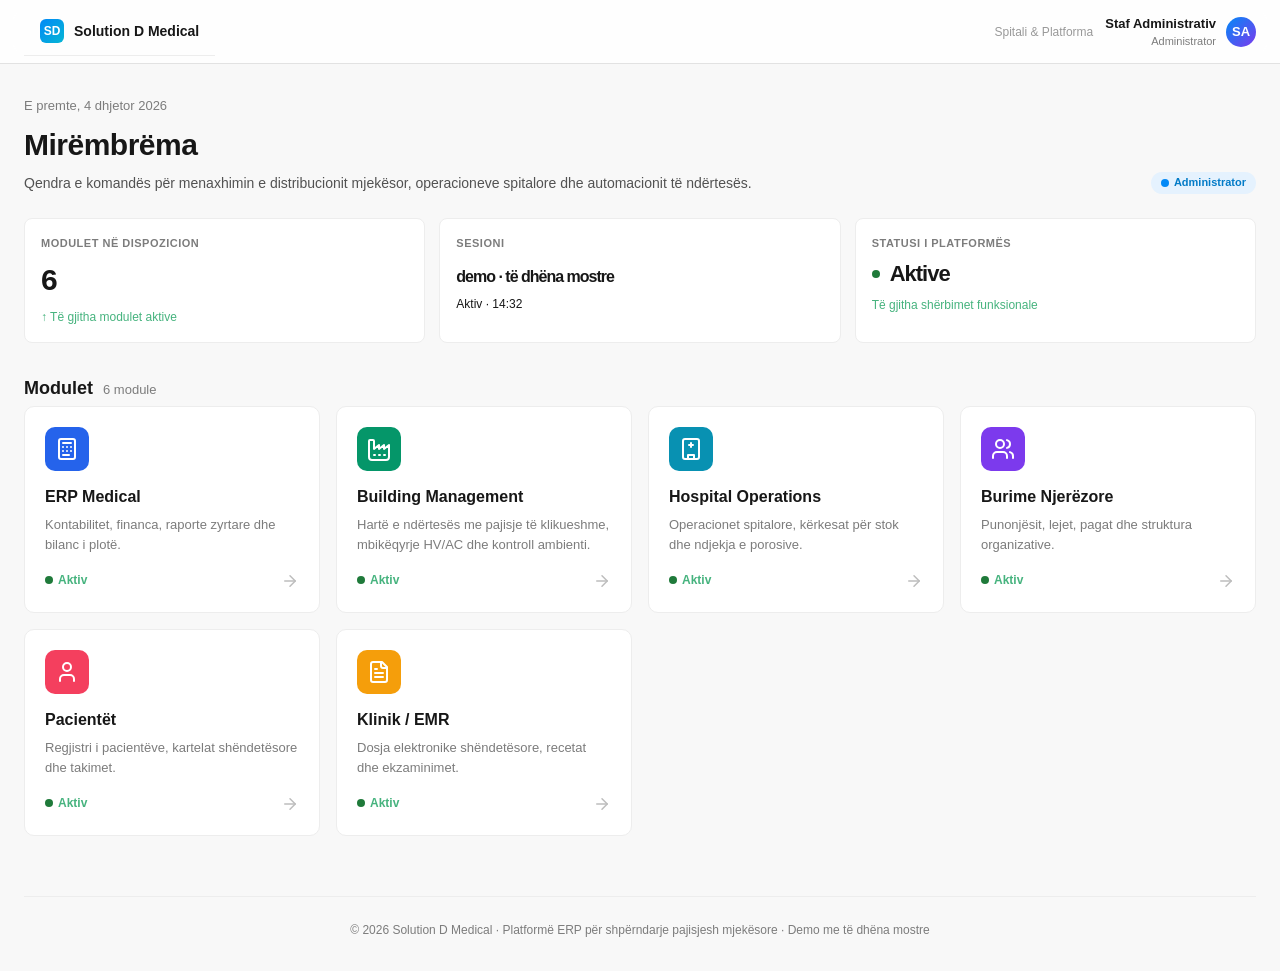
<file: index.html>
<!DOCTYPE html>
<html lang="sq">
<head>
<meta charset="UTF-8">
<meta name="viewport" content="width=device-width, initial-scale=1.0">
<title>Solution D Medical — Paneli Kryesor</title>
<link rel="stylesheet" href="assets/shared.css">
<link rel="stylesheet" href="assets/sanicorp.css">
</head>
<body class="dashboard-page">

<!-- Header -->
<header class="dashboard-header">
  <div class="sidebar-brand">
    <span class="logo">SD</span>
    <span>Solution D Medical</span>
  </div>
  <span style="color:var(--ink-gray-4); font-size:12px; margin-left:auto">Spitali &amp; Platforma</span>
  <div class="sidebar-user" style="padding:0; border:none;">
    <div class="info" style="text-align:right">
      <div class="n" style="font-size:13px; font-weight:600">Staf Administrativ</div>
      <div class="r" style="font-size:11px">Administrator</div>
    </div>
    <div class="avatar">SA</div>
  </div>
</header>

<main class="dashboard-main">

  <!-- Greeting -->
  <div class="greeting-block">
    <div>
      <div class="date" id="dateStr">E hënë, 11 gusht 2026</div>
      <h1 id="greetTitle">Mirëdita</h1>
      <div class="sub">Qendra e komandës për menaxhimin e distribucionit mjekësor, operacioneve spitalore dhe automacionit të ndërtesës.</div>
    </div>
    <span class="pill blue"><span class="dot blue pulse"></span>Administrator</span>
  </div>

  <!-- Stats -->
  <div class="stat-grid cols-3">
    <div class="stat-card">
      <div class="label">Modulet në dispozicion</div>
      <div class="value">6</div>
      <div class="change up">↑ Të gjitha modulet aktive</div>
    </div>
    <div class="stat-card">
      <div class="label">Sesioni</div>
      <div class="value" style="font-size:16px; padding-top:8px">demo · të dhëna mostre</div>
      <div class="change">Aktiv · 14:32</div>
    </div>
    <div class="stat-card">
      <div class="label">Statusi i platformës</div>
      <div class="value" style="display:flex; align-items:center; gap:10px; font-size:22px">
        <span class="dot green pulse"></span> Aktive
      </div>
      <div class="change up">Të gjitha shërbimet funksionale</div>
    </div>
  </div>

  <!-- Modules -->
  <h2 style="font-size:18px; font-weight:700; margin:32px 0 4px; display:flex; align-items:baseline; gap:10px">
    Modulet
    <span style="font-size:13px; color:var(--ink-gray-5); font-weight:500">6 module</span>
  </h2>

  <div class="module-grid">

    <a class="module-card" href="sanicorp/accounting.html">
      <div class="icon" style="background:var(--m-erp)"><svg class="ic ic-24"><use href="#i-calculator"/></svg></div>
      <div class="label">ERP Medical</div>
      <div class="desc">Kontabilitet, financa, raporte zyrtare dhe bilanc i plotë.</div>
      <div class="footer">
        <span class="status"><span class="dot green"></span> Aktiv</span>
        <span class="arrow"><svg class="ic ic-18"><use href="#i-arrow-right"/></svg></span>
      </div>
    </a>

    <a class="module-card" href="bms/projects.html">
      <div class="icon" style="background:var(--m-bms)"><svg class="ic ic-24"><use href="#i-factory"/></svg></div>
      <div class="label">Building Management</div>
      <div class="desc">Hartë e ndërtesës me pajisje të klikueshme, mbikëqyrje HV/AC dhe kontroll ambienti.</div>
      <div class="footer">
        <span class="status"><span class="dot green"></span> Aktiv</span>
        <span class="arrow"><svg class="ic ic-18"><use href="#i-arrow-right"/></svg></span>
      </div>
    </a>

    <a class="module-card" href="sanicorp/hospital.html">
      <div class="icon" style="background:var(--m-hospital)"><svg class="ic ic-24"><use href="#i-hospital"/></svg></div>
      <div class="label">Hospital Operations</div>
      <div class="desc">Operacionet spitalore, kërkesat për stok dhe ndjekja e porosive.</div>
      <div class="footer">
        <span class="status"><span class="dot green"></span> Aktiv</span>
        <span class="arrow"><svg class="ic ic-18"><use href="#i-arrow-right"/></svg></span>
      </div>
    </a>

    <a class="module-card" href="sanicorp/hr.html">
      <div class="icon" style="background:var(--m-hr)"><svg class="ic ic-24"><use href="#i-users"/></svg></div>
      <div class="label">Burime Njerëzore</div>
      <div class="desc">Punonjësit, lejet, pagat dhe struktura organizative.</div>
      <div class="footer">
        <span class="status"><span class="dot green"></span> Aktiv</span>
        <span class="arrow"><svg class="ic ic-18"><use href="#i-arrow-right"/></svg></span>
      </div>
    </a>

    <a class="module-card" href="pms/registry.html">
      <div class="icon" style="background:var(--m-patients)"><svg class="ic ic-24"><use href="#i-user"/></svg></div>
      <div class="label">Pacientët</div>
      <div class="desc">Regjistri i pacientëve, kartelat shëndetësore dhe takimet.</div>
      <div class="footer">
        <span class="status"><span class="dot green"></span> Aktiv</span>
        <span class="arrow"><svg class="ic ic-18"><use href="#i-arrow-right"/></svg></span>
      </div>
    </a>

    <a class="module-card" href="pms/billing.html">
      <div class="icon" style="background:var(--m-clinical)"><svg class="ic ic-24"><use href="#i-file-text"/></svg></div>
      <div class="label">Klinik / EMR</div>
      <div class="desc">Dosja elektronike shëndetësore, recetat dhe ekzaminimet.</div>
      <div class="footer">
        <span class="status"><span class="dot green"></span> Aktiv</span>
        <span class="arrow"><svg class="ic ic-18"><use href="#i-arrow-right"/></svg></span>
      </div>
    </a>

  </div>

  <footer style="margin-top:60px; padding-top:24px; border-top:1px solid var(--outline-gray-1); font-size:12px; color:var(--ink-gray-5); text-align:center">
    © 2026 Solution D Medical · Platformë ERP për shpërndarje pajisjesh mjekësore · Demo me të dhëna mostre
  </footer>

</main>

<script src="assets/icons.js"></script>
<script>
const days = ['E diel','E hënë','E martë','E mërkurë','E enjte','E premte','E shtunë'];
const months = ['janar','shkurt','mars','prill','maj','qershor','korrik','gusht','shtator','tetor','nëntor','dhjetor'];
const d = new Date();
document.getElementById('dateStr').textContent =
  days[d.getDay()] + ', ' + d.getDate() + ' ' + months[d.getMonth()] + ' ' + d.getFullYear();
// Time-based greeting, no name
const h = d.getHours();
const g = h < 12 ? 'Mirëmëngjesi' : (h < 17 ? 'Mirëdita' : 'Mirëmbrëma');
document.getElementById('greetTitle').textContent = g;
</script>

</body>
</html>
</file>
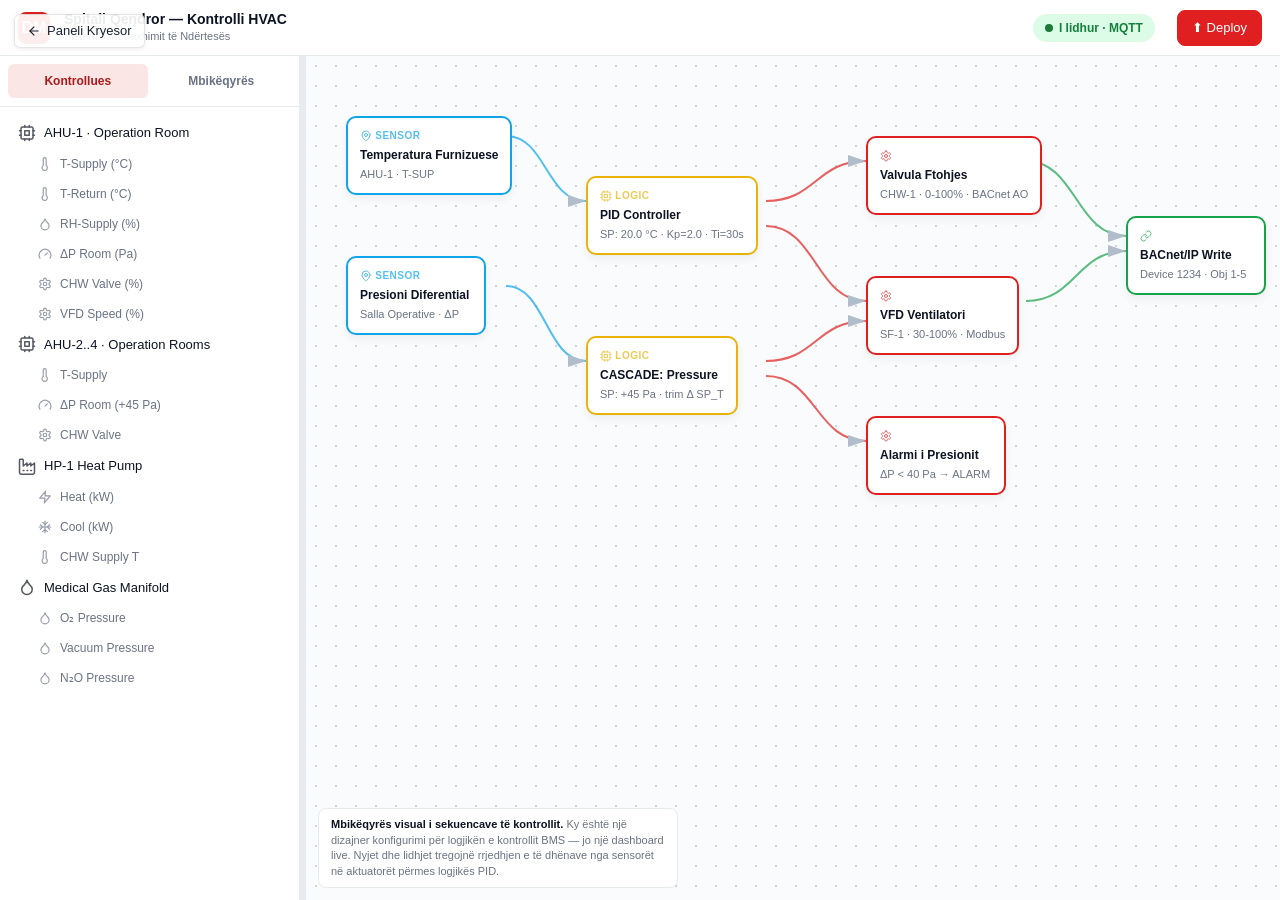
<file: bms/designer.html>
<!DOCTYPE html>
<html lang="sq">
<head>
<meta charset="UTF-8">
<meta name="viewport" content="width=device-width, initial-scale=1.0">
<title>OpenBMS — Designer</title>
<link rel="stylesheet" href="../assets/shared.css">
<link rel="stylesheet" href="../assets/bms.css">
</head>
<body>

<a class="back-link" href="../index.html" style="z-index:60"><svg class="ic ic-14"><use href="#i-arrow-left"/></svg> Paneli Kryesor</a>

<div class="designer-page">

  <!-- Header -->
  <header class="designer-header">
    <div class="logo">DM</div>
    <div class="titles">
      <div class="t1">Spitali Qendror — Kontrolli HVAC</div>
      <div class="t2">Sistemi i Menaxhimit të Ndërtesës</div>
    </div>
    <span class="mqtt-status"><span class="dot green pulse"></span> I lidhur · MQTT</span>
    <button class="btn btn-primary" style="margin-left:8px">⬆ Deploy</button>
  </header>

  <div class="designer-body">

    <!-- Sidebar -->
    <aside class="designer-sidebar">
      <div class="designer-tabs">
        <div class="designer-tab active" data-tab="controllers">Kontrollues</div>
        <div class="designer-tab" data-tab="supervisors">Mbikëqyrës</div>
      </div>
      <div class="tree" id="tree"></div>
    </aside>

    <div class="resizer"></div>

    <!-- Canvas with flow nodes + SVG edges -->
    <div class="designer-canvas" id="canvas">

      <svg id="edges" style="position:absolute; inset:0; width:100%; height:100%; pointer-events:none">
        <defs>
          <marker id="arrow" markerWidth="10" markerHeight="10" refX="9" refY="3" orient="auto" markerUnits="strokeWidth">
            <path d="M0,0 L0,6 L9,3 z" fill="#94a3b8"/>
          </marker>
        </defs>
        <!-- edges will be injected -->
      </svg>

      <!-- Flow nodes -->
      <div class="flow-node sensor" style="top:60px; left:40px">
        <div class="fn-type"><svg class="ic ic-12"><use href="#i-map-pin"/></svg> Sensor</div>
        <div class="fn-title">Temperatura Furnizuese</div>
        <div class="fn-sub">AHU-1 · T-SUP</div>
      </div>

      <div class="flow-node sensor" style="top:200px; left:40px">
        <div class="fn-type"><svg class="ic ic-12"><use href="#i-map-pin"/></svg> Sensor</div>
        <div class="fn-title">Presioni Diferential</div>
        <div class="fn-sub">Salla Operative · ΔP</div>
      </div>

      <div class="flow-node logic" style="top:120px; left:280px">
        <div class="fn-type"><svg class="ic ic-12"><use href="#i-cpu"/></svg> Logic</div>
        <div class="fn-title">PID Controller</div>
        <div class="fn-sub">SP: 20.0 °C · Kp=2.0 · Ti=30s</div>
      </div>

      <div class="flow-node logic" style="top:280px; left:280px">
        <div class="fn-type"><svg class="ic ic-12"><use href="#i-cpu"/></svg> Logic</div>
        <div class="fn-title">CASCADE: Pressure</div>
        <div class="fn-sub">SP: +45 Pa · trim Δ SP_T</div>
      </div>

      <div class="flow-node action" style="top:80px; left:560px">
        <div class="fn-type"><svg class="ic ic-12"><use href="#i-settings"/><\/svg> Action</div>
        <div class="fn-title">Valvula Ftohjes</div>
        <div class="fn-sub">CHW-1 · 0-100% · BACnet AO</div>
      </div>

      <div class="flow-node action" style="top:220px; left:560px">
        <div class="fn-type"><svg class="ic ic-12"><use href="#i-settings"/><\/svg> Action</div>
        <div class="fn-title">VFD Ventilatori</div>
        <div class="fn-sub">SF-1 · 30-100% · Modbus</div>
      </div>

      <div class="flow-node action" style="top:360px; left:560px">
        <div class="fn-type"><svg class="ic ic-12"><use href="#i-settings"/><\/svg> Action</div>
        <div class="fn-title">Alarmi i Presionit</div>
        <div class="fn-sub">ΔP &lt; 40 Pa → ALARM</div>
      </div>

      <div class="flow-node io" style="top:160px; left:820px">
        <div class="fn-type"><svg class="ic ic-12"><use href="#i-link"/><\/svg> Output</div>
        <div class="fn-title">BACnet/IP Write</div>
        <div class="fn-sub">Device 1234 · Obj 1-5</div>
      </div>

      <!-- honest caption -->
      <div class="canvas-caption">
        <b>Mbikëqyrës visual i sekuencave të kontrollit.</b> Ky është një dizajner konfigurimi për logjikën e kontrollit BMS — jo një dashboard live. Nyjet dhe lidhjet tregojnë rrjedhjen e të dhënave nga sensorët në aktuatorët përmes logjikës PID.
      </div>
    </div>
  </div>
</div>

<script src="../assets/icons.js"></script>
<script>
// Sidebar tree data (controllers)
const CONTROLLERS = [
  {name:'AHU-1 · Operation Room', icon:'cpu', children:[
    {name:'T-Supply (°C)', icon:'thermometer'},
    {name:'T-Return (°C)', icon:'thermometer'},
    {name:'RH-Supply (%)', icon:'droplet'},
    {name:'ΔP Room (Pa)', icon:'gauge'},
    {name:'CHW Valve (%)', icon:'settings'},
    {name:'VFD Speed (%)', icon:'settings'},
  ]},
  {name:'AHU-2..4 · Operation Rooms', icon:'cpu', children:[
    {name:'T-Supply', icon:'thermometer'},
    {name:'ΔP Room (+45 Pa)', icon:'gauge'},
    {name:'CHW Valve', icon:'settings'},
  ]},
  {name:'HP-1 Heat Pump', icon:'factory', children:[
    {name:'Heat (kW)', icon:'zap'},
    {name:'Cool (kW)', icon:'snowflake'},
    {name:'CHW Supply T', icon:'thermometer'},
  ]},
  {name:'Medical Gas Manifold', icon:'droplet', children:[
    {name:'O₂ Pressure', icon:'droplet'},
    {name:'Vacuum Pressure', icon:'droplet'},
    {name:'N₂O Pressure', icon:'droplet'},
  ]},
];

const SUPERVISORS = [
  {name:'BMS Server (Tier 1)', icon:'cpu', children:[
    {name:'BACnet/IP :47808', icon:'wifi'},
    {name:'MQTT broker', icon:'wifi'},
  ]},
  {name:'Plant Room Supervisor', icon:'settings', children:[
    {name:'HP-1 / HP-2 lead-lag', icon:'zap'},
    {name:'CHW/HW pumps', icon:'settings'},
  ]},
];

function renderTree(data){
  const t = document.getElementById('tree');
  t.innerHTML = data.map(node=>`
    <div class="tree-node"><svg class="ic ic-18"><use href="#i-${node.icon}"/></svg><span>${node.name}</span></div>
    ${node.children ? `<div class="tree-children">
      ${node.children.map(c=>`<div class="tree-node child"><svg class="ic ic-14"><use href="#i-${c.icon}"/></svg><span>${c.name}</span></div>`).join('')}
    </div>` : ''}
  `).join('');
}

// Tab switch
document.querySelectorAll('.designer-tab').forEach(tab=>{
  tab.addEventListener('click', ()=>{
    document.querySelectorAll('.designer-tab').forEach(t=>t.classList.remove('active'));
    tab.classList.add('active');
    renderTree(tab.dataset.tab==='controllers' ? CONTROLLERS : SUPERVISORS);
  });
});

// Edges: connect nodes via SVG paths
// node positions (left, top) and dimensions approximated
const EDGES = [
  // [from-x, from-y, to-x, to-y, color]
  // sensor T-Supply -> PID
  [200, 80, 280, 145, '#0ea5e9'],
  // sensor ΔP -> CASCADE
  [200, 230, 280, 305, '#0ea5e9'],
  // PID -> CHW Valve
  [460, 145, 560, 105, '#e02020'],
  // PID -> VFD
  [460, 170, 560, 245, '#e02020'],
  // CASCADE -> VFD
  [460, 305, 560, 265, '#e02020'],
  // CASCADE -> Alarm
  [460, 320, 560, 385, '#e02020'],
  // CHW Valve -> BACnet output
  [720, 105, 820, 180, '#16a34a'],
  // VFD -> BACnet output
  [720, 245, 820, 195, '#16a34a'],
];

function renderEdges(){
  const svg = document.getElementById('edges');
  EDGES.forEach(e=>{
    const [x1,y1,x2,y2,color] = e;
    // bezier curve
    const cx1 = x1 + (x2-x1)*0.5;
    const cx2 = x1 + (x2-x1)*0.5;
    const path = document.createElementNS('http://www.w3.org/2000/svg','path');
    path.setAttribute('d', `M ${x1},${y1} C ${cx1},${y1} ${cx2},${y2} ${x2},${y2}`);
    path.setAttribute('fill', 'none');
    path.setAttribute('stroke', color);
    path.setAttribute('stroke-width', '2');
    path.setAttribute('opacity', '.7');
    path.setAttribute('marker-end', 'url(#arrow)');
    svg.appendChild(path);
  });
}

renderTree(CONTROLLERS);
renderEdges();
</script>

</body>
</html>
</file>
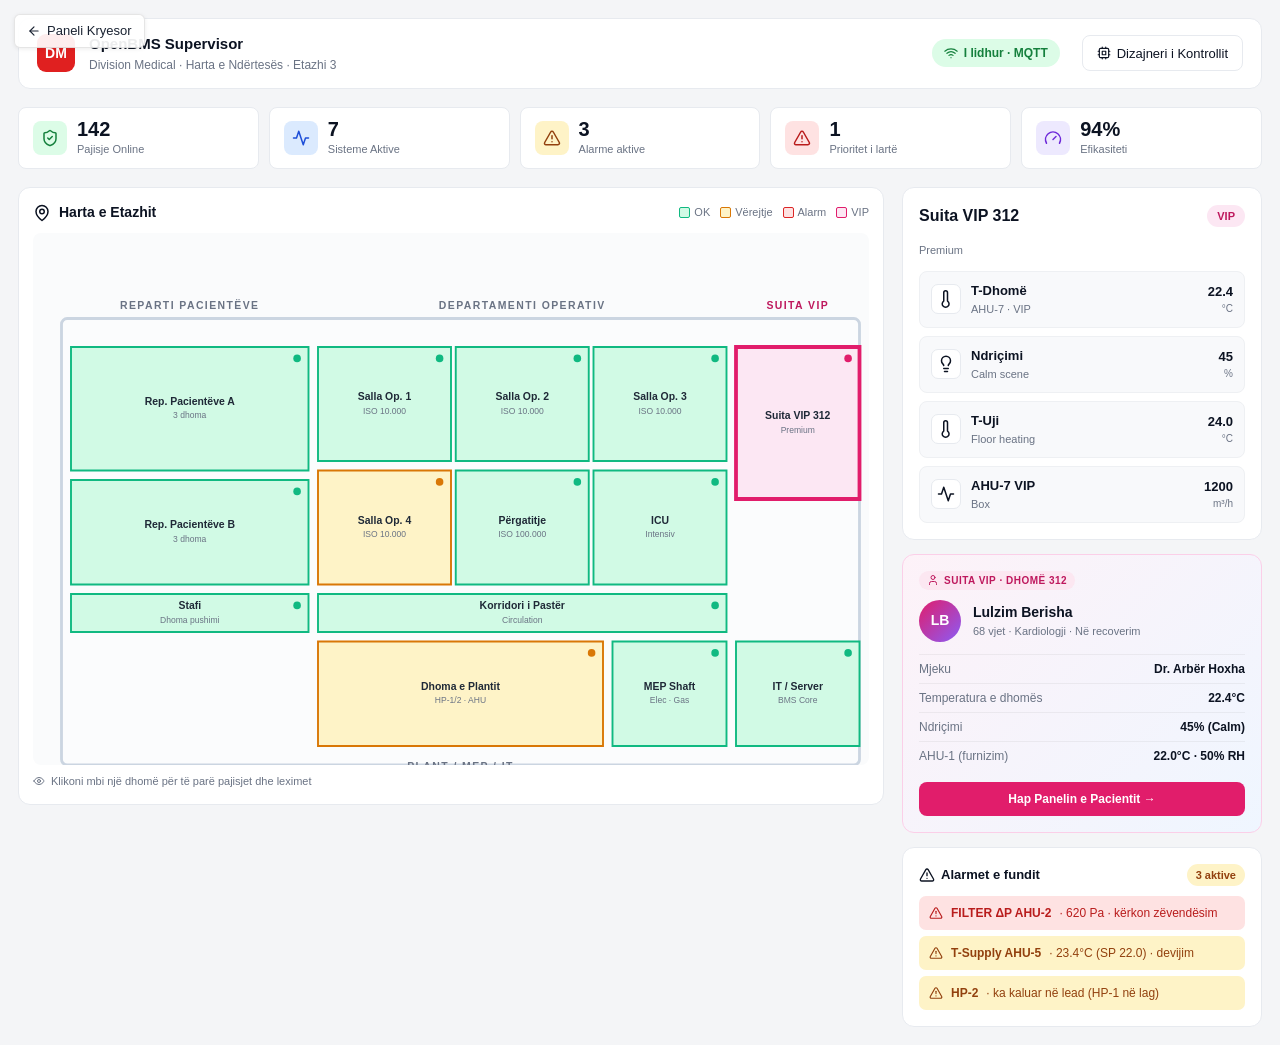
<file: bms/projects.html>
<!DOCTYPE html>
<html lang="sq">
<head>
<meta charset="UTF-8">
<meta name="viewport" content="width=device-width, initial-scale=1.0">
<title>OpenBMS — Harta e Ndërtesës</title>
<link rel="stylesheet" href="../assets/shared.css">
<link rel="stylesheet" href="../assets/bms.css">
<style>
  body{background:#f4f5f7}
  .bms-wrap{display:grid; grid-template-columns:1fr 360px; gap:18px; padding:18px; max-width:1500px; margin:0 auto; align-items:flex-start}
  @media(max-width:1100px){.bms-wrap{grid-template-columns:1fr}}

  .bms-head{
    grid-column:1/-1;
    background:var(--card); border:1px solid var(--border);
    border-radius:12px; padding:14px 18px;
    display:flex; align-items:center; gap:14px; flex-wrap:wrap;
  }
  .bms-head .logo{width:38px;height:38px;border-radius:9px;background:var(--primary);color:white;display:flex;align-items:center;justify-content:center;font-weight:700}
  .bms-head .titles .t1{font-size:15px;font-weight:700}
  .bms-head .titles .t2{font-size:12px;color:var(--muted-foreground)}
  .bms-head .mqtt{
    margin-left:auto;display:inline-flex;align-items:center;gap:6px;
    padding:5px 12px;border-radius:999px;font-size:12px;font-weight:600;
    background:#dcfce7;color:#15803d;
  }
  .bms-head .btn{margin-left:8px}

  /* Stat strip */
  .stat-strip{grid-column:1/-1; display:grid; grid-template-columns:repeat(5,1fr); gap:10px}
  @media(max-width:700px){.stat-strip{grid-template-columns:repeat(2,1fr)}}
  .stat-pill{background:var(--card);border:1px solid var(--border);border-radius:8px;padding:11px 14px; display:flex;align-items:center;gap:10px}
  .stat-pill .ic-wrap{width:34px;height:34px;border-radius:8px;display:flex;align-items:center;justify-content:center;flex-shrink:0}
  .stat-pill .v{font-size:20px;font-weight:700;line-height:1}
  .stat-pill .l{font-size:11px;color:var(--muted-foreground);margin-top:2px}

  /* Floor plan card */
  .map-card{
    background:var(--card); border:1px solid var(--border);
    border-radius:12px; padding:14px; overflow:hidden;
  }
  .map-card .mc-head{display:flex;align-items:center;justify-content:space-between;margin-bottom:10px}
  .map-card .mc-title{font-size:14px;font-weight:700;display:flex;align-items:center;gap:8px}
  .map-card .mc-legend{display:flex;gap:10px;font-size:11px;color:var(--muted-foreground)}
  .map-card .mc-legend .lg{display:flex;align-items:center;gap:4px}
  .map-card .mc-legend .sq{width:11px;height:11px;border-radius:2px;border:1.5px solid}

  .map-svg{display:block;width:100%;height:auto;background:#fafbfc;border-radius:8px}
  .room-poly{cursor:pointer; transition:filter .12s, opacity .12s}
  .room-poly:hover{filter:brightness(1.06)}
  .room-poly.selected{stroke-width:4 !important}
  .room-label{font-size:11px;font-weight:600;fill:#1f2937;text-anchor:middle;pointer-events:none}
  .room-sub{font-size:9px;fill:#6a7384;text-anchor:middle;pointer-events:none}
  .room-status-dot{pointer-events:none}

  /* Detail panel */
  .detail-panel{position:sticky; top:18px; display:flex; flex-direction:column; gap:14px}
  .dp-card{background:var(--card);border:1px solid var(--border);border-radius:12px;padding:16px}
  .dp-empty{text-align:center;color:var(--muted-foreground);font-size:13px;padding:40px 16px}
  .dp-empty svg{margin-bottom:10px;opacity:.4}
  .dp-head{display:flex;align-items:center;gap:10px;margin-bottom:14px}
  .dp-head .title{font-size:16px;font-weight:700;flex:1}
  .dp-head .status{padding:3px 10px;border-radius:12px;font-size:11px;font-weight:600}
  .equip-list{display:flex;flex-direction:column;gap:8px}
  .equip-row{display:flex;align-items:center;gap:10px;padding:9px 11px;background:#f8f9fb;border-radius:8px;border:1px solid #eef0f3}
  .equip-row .eic{width:30px;height:30px;border-radius:7px;background:white;border:1px solid var(--border);display:flex;align-items:center;justify-content:center;flex-shrink:0}
  .equip-row .ename{flex:1;font-size:13px;font-weight:600}
  .equip-row .ename .edesc{font-weight:400;font-size:11px;color:var(--muted-foreground);margin-top:1px}
  .equip-row .eval{font-size:13px;font-weight:700;font-variant-numeric:tabular-nums;text-align:right;min-width:60px}
  .equip-row .eunit{font-size:10px;color:var(--muted-foreground)}

  /* VIP patient panel (highlights premium room) */
  .vip-panel{
    background:linear-gradient(135deg,#fdf2f8,#eff6ff);
    border:1px solid #fbcfe8; border-radius:12px; padding:16px;
  }
  .vip-panel .vp-tag{display:inline-flex;align-items:center;gap:5px;font-size:10px;font-weight:700;text-transform:uppercase;letter-spacing:.5px;color:#be185d;background:#fce7f1;padding:2px 8px;border-radius:10px;margin-bottom:10px}
  .vip-panel .vp-pat{display:flex;align-items:center;gap:12px;margin-bottom:12px}
  .vip-panel .vp-pat .pav{width:42px;height:42px;border-radius:50%;background:linear-gradient(135deg,#e11d6b,#8b5cf6);color:white;display:flex;align-items:center;justify-content:center;font-weight:700}
  .vip-panel .vp-pat .pn{font-weight:700;font-size:14px}
  .vip-panel .vp-pat .pm{font-size:11px;color:var(--muted-foreground)}
  .vip-panel .vp-row{display:flex;justify-content:space-between;font-size:12px;padding:5px 0;border-top:1px solid rgba(0,0,0,.05)}
  .vip-panel .vp-row:first-of-type{border-top:none}
  .vip-panel .vp-row .k{color:var(--muted-foreground)}
  .vip-panel .vp-row .v{font-weight:600}
  .vip-panel .vp-cta{display:block;margin-top:12px;text-align:center;padding:8px;background:#e11d6b;color:white;border-radius:8px;font-size:12px;font-weight:600}
  .vip-panel .vp-cta:hover{background:#be185d}

  .alarms{display:flex;flex-direction:column;gap:6px}
  .alarm{display:flex;align-items:center;gap:8px;padding:8px 10px;border-radius:7px;font-size:12px}
  .alarm.warn{background:#fef3c7;color:#92400e}
  .alarm.err{background:#fee2e2;color:#b91c1c}
  .alarm.ok{background:#dcfce7;color:#15803d}
</style>
</head>
<body>

<a class="back-link" href="../index.html"><svg class="ic ic-14"><use href="#i-arrow-left"/></svg> Paneli Kryesor</a>

<div class="bms-wrap">

  <!-- Header -->
  <div class="bms-head">
    <div class="logo">DM</div>
    <div class="titles">
      <div class="t1">OpenBMS Supervisor</div>
      <div class="t2">Division Medical · Harta e Ndërtesës · Etazhi 3</div>
    </div>
    <span class="mqtt"><svg class="ic ic-14"><use href="#i-wifi"/></svg> I lidhur · MQTT</span>
    <a class="btn" href="designer.html"><svg class="ic ic-14"><use href="#i-cpu"/></svg> Dizajneri i Kontrollit</a>
  </div>

  <!-- Stat strip -->
  <div class="stat-strip">
    <div class="stat-pill"><div class="ic-wrap" style="background:#dcfce7;color:#15803d"><svg class="ic ic-18"><use href="#i-shield-check"/></svg></div><div><div class="v">142</div><div class="l">Pajisje Online</div></div></div>
    <div class="stat-pill"><div class="ic-wrap" style="background:#dbeafe;color:#1d4ed8"><svg class="ic ic-18"><use href="#i-activity"/></svg></div><div><div class="v">7</div><div class="l">Sisteme Aktive</div></div></div>
    <div class="stat-pill"><div class="ic-wrap" style="background:#fef3c7;color:#92400e"><svg class="ic ic-18"><use href="#i-alert-triangle"/></svg></div><div><div class="v">3</div><div class="l">Alarme aktive</div></div></div>
    <div class="stat-pill"><div class="ic-wrap" style="background:#fee2e2;color:#b91c1c"><svg class="ic ic-18"><use href="#i-alert-triangle"/></svg></div><div><div class="v">1</div><div class="l">Prioritet i lartë</div></div></div>
    <div class="stat-pill"><div class="ic-wrap" style="background:#ede9fe;color:#6d28d9"><svg class="ic ic-18"><use href="#i-gauge"/></svg></div><div><div class="v">94%</div><div class="l">Efikasiteti</div></div></div>
  </div>

  <!-- Floor plan -->
  <div class="map-card">
    <div class="mc-head">
      <div class="mc-title"><svg class="ic ic-18"><use href="#i-map-pin"/></svg> Harta e Etazhit</div>
      <div class="mc-legend">
        <span class="lg"><span class="sq" style="background:#d1fae5;border-color:#10b981"></span>OK</span>
        <span class="lg"><span class="sq" style="background:#fef3c7;border-color:#d97706"></span>Vërejtje</span>
        <span class="lg"><span class="sq" style="background:#fee2e2;border-color:#dc2626"></span>Alarm</span>
        <span class="lg"><span class="sq" style="background:#fce7f3;border-color:#e11d6b"></span>VIP</span>
      </div>
    </div>
    <svg class="map-svg" id="mapSvg" viewBox="0 0 880 560" preserveAspectRatio="xMidYMid meet"></svg>
    <div style="margin-top:8px;font-size:11px;color:var(--muted-foreground);display:flex;align-items:center;gap:6px">
      <svg class="ic ic-12"><use href="#i-eye"/></svg> Klikoni mbi një dhomë për të parë pajisjet dhe leximet
    </div>
  </div>

  <!-- Right: detail + VIP + alarms -->
  <div class="detail-panel">

    <div class="dp-card" id="detailCard">
      <div class="dp-empty">
        <svg class="ic ic-28"><use href="#i-map-pin"/></svg>
        <div>Zgjidhni një dhomë nga hartë</div>
        <div style="font-size:11px;margin-top:6px">për të parë pajisjet BMS</div>
      </div>
    </div>

    <!-- VIP panel -->
    <div class="vip-panel" id="vipPanel" style="display:none">
      <div class="vp-tag"><svg class="ic ic-12"><use href="#i-user"/></svg> Suita VIP · Dhomë 312</div>
      <div class="vp-pat">
        <div class="pav">LB</div>
        <div style="flex:1">
          <div class="pn">Lulzim Berisha</div>
          <div class="pm">68 vjet · Kardiologji · Në recoverim</div>
        </div>
      </div>
      <div class="vp-row"><span class="k">Mjeku</span><span class="v">Dr. Arbër Hoxha</span></div>
      <div class="vp-row"><span class="k">Temperatura e dhomës</span><span class="v">22.4°C</span></div>
      <div class="vp-row"><span class="k">Ndriçimi</span><span class="v">45% (Calm)</span></div>
      <div class="vp-row"><span class="k">AHU-1 (furnizim)</span><span class="v">22.0°C · 50% RH</span></div>
      <a class="vp-cta" href="../pms/room-panel.html">Hap Panelin e Pacientit →</a>
    </div>

    <!-- Alarms -->
    <div class="dp-card">
      <div style="display:flex;align-items:center;justify-content:space-between;margin-bottom:10px">
        <div style="font-size:13px;font-weight:700;display:flex;align-items:center;gap:6px"><svg class="ic ic-16"><use href="#i-alert-triangle"/></svg> Alarmet e fundit</div>
        <span class="badge-s warn">3 aktive</span>
      </div>
      <div class="alarms">
        <div class="alarm err"><svg class="ic ic-14"><use href="#i-alert-triangle"/></svg><b>FILTER ΔP AHU-2</b> · 620 Pa · kërkon zëvendësim</div>
        <div class="alarm warn"><svg class="ic ic-14"><use href="#i-alert-triangle"/></svg><b>T-Supply AHU-5</b> · 23.4°C (SP 22.0) · devijim</div>
        <div class="alarm warn"><svg class="ic ic-14"><use href="#i-alert-triangle"/></svg><b>HP-2</b> · ka kaluar në lead (HP-1 në lag)</div>
      </div>
    </div>

  </div>
</div>

<script src="../assets/icons.js"></script>
<script>
// ===== Room data: polygon points, name, status, equipment =====
const ROOMS = [
  // OR block (center)
  {id:'OR-1', name:'Salla Op. 1', sub:'ISO 10.000', status:'ok', pts:'300,120 440,120 440,240 300,240',
   equip:[['i-thermometer','T-Furnizimi','AHU-1 · SP 20.0°C','20.2','°C'],['i-droplet','RH-Furnizimi','Duct','50','%'],['i-gauge','ΔP Dhomë','vs korridor','45','Pa'],['i-activity','HEPA ΔP','Filter','380','Pa'],['i-cpu','CAV-1','Flow','5400','m³/h']]},
  {id:'OR-2', name:'Salla Op. 2', sub:'ISO 10.000', status:'ok', pts:'445,120 585,120 585,240 445,240',
   equip:[['i-thermometer','T-Furnizimi','AHU-2 · SP 19.0°C','19.4','°C'],['i-droplet','RH','Duct','49','%'],['i-gauge','ΔP Dhomë','vs korridor','46','Pa'],['i-activity','HEPA ΔP','620 Pa (lart!)','620','Pa']]},
  {id:'OR-3', name:'Salla Op. 3', sub:'ISO 10.000', status:'ok', pts:'590,120 730,120 730,240 590,240',
   equip:[['i-thermometer','T-Furnizimi','AHU-3','19.8','°C'],['i-droplet','RH','Duct','51','%'],['i-gauge','ΔP Dhomë','vs korridor','45','Pa']]},
  {id:'OR-4', name:'Salla Op. 4', sub:'ISO 10.000', status:'warn', pts:'300,250 440,250 440,370 300,370',
   equip:[['i-thermometer','T-Furnizimi','AHU-4 (devijim!)','23.4','°C'],['i-droplet','RH','Duct','52','%'],['i-gauge','ΔP Dhomë','vs korridor','44','Pa']]},
  {id:'PREP', name:'Përgatitje', sub:'ISO 100.000', status:'ok', pts:'445,250 585,250 585,370 445,370',
   equip:[['i-thermometer','T','AHU-5','22.6','°C'],['i-droplet','RH','Duct','50','%'],['i-snowflake','CAV','Flow','3200','m³/h']]},
  {id:'ICU', name:'ICU', sub:'Intensiv', status:'ok', pts:'590,250 730,250 730,370 590,370',
   equip:[['i-thermometer','T-Dhomë','AHU-6','21.8','°C'],['i-droplet','RH','Wall','52','%'],['i-gauge','ΔP','vs korridor','30','Pa'],['i-activity','O₂','Manifold','4.2','bar']]},
  // Corridor
  {id:'CORR', name:'Korridori i Pastër', sub:'Circulation', status:'ok', pts:'300,380 730,380 730,420 300,420',
   equip:[['i-thermometer','T','AHU-7','22.1','°C'],['i-gauge','ΔP','+15 vs gjer.','15','Pa']]},
  // VIP suite (highlighted)
  {id:'VIP-312', name:'Suita VIP 312', sub:'Premium', status:'vip', pts:'740,120 870,120 870,280 740,280',
   equip:[['i-thermometer','T-Dhomë','AHU-7 · VIP','22.4','°C'],['i-lightbulb','Ndriçimi','Calm scene','45','%'],['i-thermometer','T-Uji','Floor heating','24.0','°C'],['i-activity','AHU-7 VIP','Box','1200','m³/h']],
    vip:true},
  // Plant room (bottom)
  {id:'PLANT', name:'Dhoma e Plantit', sub:'HP-1/2 · AHU', status:'warn', pts:'300,430 600,430 600,540 300,540',
   equip:[['i-zap','HP-1 Heat/Cool','Lead','180/205','kW'],['i-zap','HP-2 Heat/Cool','Lag (gjendje)','180/205','kW'],['i-snowflake','CHW Supply','7/12°C','7.2','°C'],['i-thermometer','HW Supply','80/60°C','79.5','°C'],['i-activity','CHW Pump','Run','100','%']]},
  {id:'MEP', name:'MEP Shaft', sub:'Elec · Gas', status:'ok', pts:'610,430 730,430 730,540 610,540',
   equip:[['i-zap','Elektrike DB','Main','400','V'],['i-droplet','O₂ Manifold','Medical','4.2','bar'],['i-droplet','Vakuum','Medical','-0.7','bar']]},
  {id:'IT', name:'IT / Server', sub:'BMS Core', status:'ok', pts:'740,430 870,430 870,540 740,540',
   equip:[['i-cpu','BMS Server','Tier 1','UPS','OK'],['i-wifi','MQTT Broker','tcp/1883','12','clients']]},
  // Patient ward (left)
  {id:'WARD-A', name:'Rep. Pacientëve A', sub:'3 dhoma', status:'ok', pts:'40,120 290,120 290,250 40,250',
   equip:[['i-thermometer','T-Mes.','Fan coil','22.5','°C'],['i-bed','Dhoma 301-303','3 shtresa','3/3','shtreter']]},
  {id:'WARD-B', name:'Rep. Pacientëve B', sub:'3 dhoma', status:'ok', pts:'40,260 290,260 290,370 40,370',
   equip:[['i-thermometer','T-Mes.','Fan coil','22.7','°C'],['i-bed','Dhoma 304-306','3 shtresa','2/3','shtreter']]},
  {id:'STAFF', name:'Stafi', sub:'Dhoma pushimi', status:'ok', pts:'40,380 290,380 290,420 40,420',
   equip:[['i-thermometer','T','Fan coil','23.0','°C']]},
];

const STATUS_FILL = {ok:'#d1fae5', warn:'#fef3c7', err:'#fee2e2', vip:'#fce7f3'};
const STATUS_STROKE = {ok:'#10b981', warn:'#d97706', err:'#dc2626', vip:'#e11d6b'};
const STATUS_LABEL = {ok:'OK', warn:'Vërejtje', err:'Alarm', vip:'VIP'};

function renderMap(){
  const svg = document.getElementById('mapSvg');
  let html = '';
  // building outline
  html += `<rect x="30" y="90" width="840" height="470" fill="#fbfcfd" stroke="#cbd5e1" stroke-width="3" rx="6"/>`;
  // zone labels
  html += `<text x="165" y="80" text-anchor="middle" font-size="11" font-weight="700" fill="#6a7384" letter-spacing="1.5">REPARTI PACIENTËVE</text>`;
  html += `<text x="515" y="80" text-anchor="middle" font-size="11" font-weight="700" fill="#6a7384" letter-spacing="1.5">DEPARTAMENTI OPERATIV</text>`;
  html += `<text x="805" y="80" text-anchor="middle" font-size="11" font-weight="700" fill="#be185d" letter-spacing="1.5">SUITA VIP</text>`;
  html += `<text x="450" y="565" text-anchor="middle" font-size="11" font-weight="700" fill="#6a7384" letter-spacing="1.5">PLANT / MEP / IT</text>`;

  ROOMS.forEach(r=>{
    const fill = STATUS_FILL[r.status], stroke = STATUS_STROKE[r.status];
    // centroid for label
    const pts = r.pts.split(' ').map(p=>p.split(',').map(Number));
    const cx = pts.reduce((s,p)=>s+p[0],0)/pts.length;
    const cy = pts.reduce((s,p)=>s+p[1],0)/pts.length;
    html += `<polygon class="room-poly" data-id="${r.id}" points="${r.pts}" fill="${fill}" stroke="${stroke}" stroke-width="2"/>`;
    // name label
    html += `<text class="room-label" x="${cx}" y="${cy-4}">${r.name}</text>`;
    html += `<text class="room-sub" x="${cx}" y="${cy+10}">${r.sub}</text>`;
    // status dot top-right of bbox
    const maxX = Math.max(...pts.map(p=>p[0])), minY = Math.min(...pts.map(p=>p[1]));
    html += `<circle class="room-status-dot" cx="${maxX-12}" cy="${minY+12}" r="4" fill="${stroke}"/>`;
  });
  svg.innerHTML = html;

  svg.querySelectorAll('.room-poly').forEach(p=>{
    p.addEventListener('click', ()=>selectRoom(p.dataset.id));
  });
}

function selectRoom(id){
  const r = ROOMS.find(x=>x.id===id);
  if(!r) return;
  // highlight
  document.querySelectorAll('.room-poly').forEach(p=>p.classList.remove('selected'));
  document.querySelector(`.room-poly[data-id="${id}"]`).classList.add('selected');

  // detail card
  const dc = document.getElementById('detailCard');
  const statusCls = r.status==='vip' ? 'style="background:#fce7f3;color:#be185d"' :
                    r.status==='warn' ? 'style="background:#fef3c7;color:#92400e"' :
                    r.status==='err' ? 'style="background:#fee2e2;color:#b91c1c"' :
                    'style="background:#dcfce7;color:#15803d"';
  dc.innerHTML = `
    <div class="dp-head">
      <div class="title">${r.name}</div>
      <span class="status" ${statusCls}>${STATUS_LABEL[r.status]}</span>
    </div>
    <div style="font-size:11px;color:var(--muted-foreground);margin-bottom:12px">${r.sub}</div>
    <div class="equip-list">
      ${r.equip.map(e=>`
        <div class="equip-row">
          <div class="eic"><svg class="ic ic-18"><use href="#${e[0]}"/></svg></div>
          <div class="ename">${e[1]}<div class="edesc">${e[2]}</div></div>
          <div><div class="eval">${e[3]}</div><div class="eunit" style="text-align:right">${e[4]}</div></div>
        </div>
      `).join('')}
    </div>
  `;

  // VIP panel
  document.getElementById('vipPanel').style.display = r.vip ? '' : 'none';
}

renderMap();
// Pre-select the VIP room to showcase the panel
setTimeout(()=>selectRoom('VIP-312'), 300);
</script>

</body>
</html>
</file>
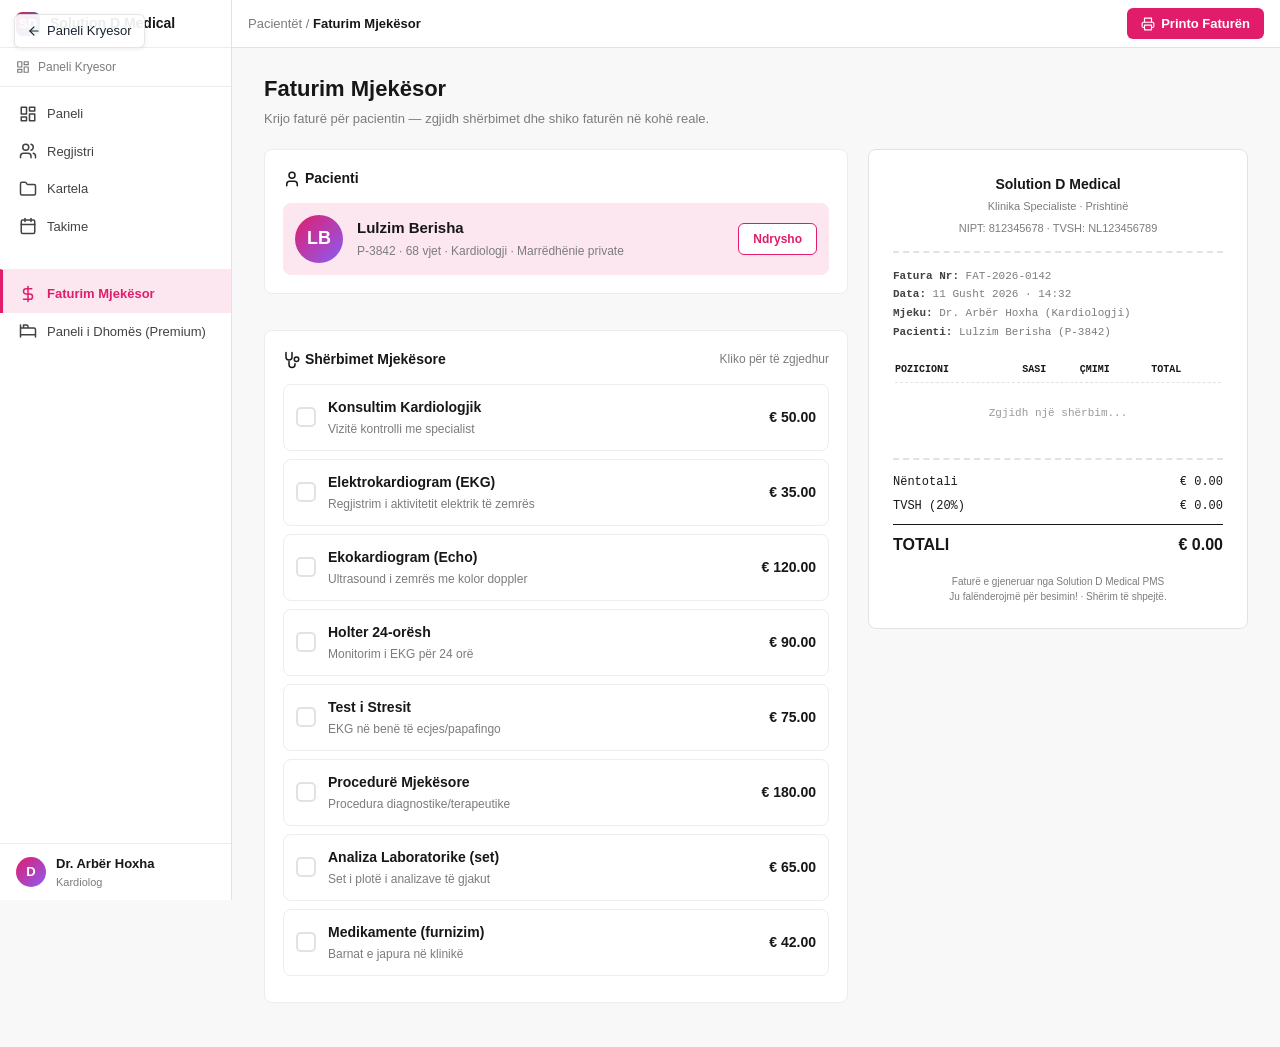
<file: pms/billing.html>
<!DOCTYPE html>
<html lang="sq">
<head>
<meta charset="UTF-8">
<meta name="viewport" content="width=device-width, initial-scale=1.0">
<title>PMS — Faturim Mjekësor</title>
<link rel="stylesheet" href="../assets/shared.css">
<link rel="stylesheet" href="../assets/pms.css">
</head>
<body>

<a class="back-link" href="../index.html"><svg class="ic ic-14"><use href="#i-arrow-left"/></svg> Paneli Kryesor</a>

<div class="pms-app">
  <aside class="pms-sidebar">
    <div class="pms-brand"><span class="logo">SD</span> Solution D Medical</div>
    <a class="pms-back" href="../index.html"><svg class="ic ic-14"><use href="#i-layout-dashboard"/></svg> Paneli Kryesor</a>
    <nav class="pms-nav">
      <a class="pms-nav-item" href="registry.html"><svg class="ic ic-18"><use href="#i-layout-dashboard"/></svg> <span>Paneli</span></a>
      <a class="pms-nav-item" href="registry.html"><svg class="ic ic-18"><use href="#i-users"/></svg> <span>Regjistri</span></a>
      <a class="pms-nav-item"><svg class="ic ic-18"><use href="#i-folder"/></svg> <span>Kartela</span></a>
      <a class="pms-nav-item"><svg class="ic ic-18"><use href="#i-calendar"/></svg> <span>Takime</span></a>
      <a class="pms-nav-item active" style="margin-top:24px;border-top:1px solid var(--outline-gray-1);padding-top:14px"><svg class="ic ic-18"><use href="#i-dollar"/></svg> <span>Faturim Mjekësor</span></a>
      <a class="pms-nav-item" href="room-panel.html"><svg class="ic ic-18"><use href="#i-bed"/></svg> <span>Paneli i Dhomës (Premium)</span></a>
    </nav>
    <div class="pms-user">
      <div class="avatar">D</div>
      <div><div style="font-size:13px;font-weight:600">Dr. Arbër Hoxha</div><div style="font-size:11px;color:var(--ink-gray-5)">Kardiolog</div></div>
    </div>
  </aside>

  <div class="pms-main">
    <div class="pms-topbar">
      <div style="font-size:13px;color:var(--ink-gray-5)">Pacientët <span style="color:var(--ink-gray-3)">/</span> <b style="color:var(--ink-gray-9)">Faturim Mjekësor</b></div>
      <button class="btn-pms" style="margin-left:auto" onclick="window.print()"><svg class="ic ic-14"><use href="#i-printer"/></svg> Printo Faturën</button>
    </div>

    <div class="pms-content">

      <div class="section-head">
        <div>
          <h1>Faturim Mjekësor</h1>
          <div class="sub">Krijo faturë për pacientin — zgjidh shërbimet dhe shiko faturën në kohë reale.</div>
        </div>
      </div>

      <div class="billing-wrap">
        <!-- LEFT: patient + service picker -->
        <div class="billing-left">

          <!-- Patient picker -->
          <div class="card-box">
            <div class="ct"><svg class="ic ic-18"><use href="#i-user"/></svg> Pacienti</div>
            <div style="display:flex; align-items:center; gap:14px; padding:12px; background:var(--pms-primary-soft); border-radius:8px">
              <span class="pav" style="width:48px;height:48px;font-size:18px;margin:0">LB</span>
              <div style="flex:1">
                <div style="font-weight:700;font-size:15px">Lulzim Berisha</div>
                <div style="font-size:12px;color:var(--ink-gray-5);margin-top:3px">P-3842 · 68 vjet · Kardiologji · Marrëdhënie private</div>
              </div>
              <button class="btn-pms outline" style="font-size:12px">Ndrysho</button>
            </div>
          </div>

          <!-- Services -->
          <div class="card-box">
            <div class="ct" style="display:flex;justify-content:space-between;align-items:center">
              <span><svg class="ic ic-18"><use href="#i-stethoscope"/></svg> Shërbimet Mjekësore</span>
              <span style="font-size:12px;color:var(--ink-gray-5);font-weight:400">Kliko për të zgjedhur</span>
            </div>
            <div id="services"></div>
          </div>

        </div>

        <!-- RIGHT: live receipt -->
        <div class="billing-right">
          <div class="receipt no-print-sibling">
            <div class="r-header">
              <div class="clinic">Solution D Medical</div>
              <div class="clinic-sub">Klinika Specialiste · Prishtinë</div>
              <div class="clinic-sub" style="margin-top:6px">NIPT: 812345678 · TVSH: NL123456789</div>
            </div>
            <div class="r-meta">
              <div><b>Fatura Nr:</b> FAT-2026-0142</div>
              <div><b>Data:</b> 11 Gusht 2026 · 14:32</div>
              <div><b>Mjeku:</b> Dr. Arbër Hoxha (Kardiologji)</div>
              <div><b>Pacienti:</b> Lulzim Berisha (P-3842)</div>
            </div>
            <table>
              <thead>
                <tr><th>Pozicioni</th><th class="num">Sasi</th><th class="num">Çmimi</th><th class="num">Total</th></tr>
              </thead>
              <tbody id="rItems"></tbody>
            </table>
            <div class="r-totals" id="rTotals"></div>
            <div class="r-footer">
              Faturë e gjeneruar nga Solution D Medical PMS<br>
              Ju falënderojmë për besimin! · Shërim të shpejtë.
            </div>
          </div>
        </div>

      </div>
    </div>
  </div>
</div>

<script src="../assets/icons.js"></script>
<script>
const SERVICES = [
  {id:'konsultim', name:'Konsultim Kardiologjik', desc:'Vizitë kontrolli me specialist', price:50, qty:0, active:false},
  {id:'ekg', name:'Elektrokardiogram (EKG)', desc:'Regjistrim i aktivitetit elektrik të zemrës', price:35, qty:0, active:false},
  {id:'eco', name:'Ekokardiogram (Echo)', desc:'Ultrasound i zemrës me kolor doppler', price:120, qty:0, active:false},
  {id:'holter', name:'Holter 24-orësh', desc:'Monitorim i EKG për 24 orë', price:90, qty:0, active:false},
  {id:'stresitest', name:'Test i Stresit', desc:'EKG në benë të ecjes/papafingo', price:75, qty:0, active:false},
  {id:'procedura', name:'Procedurë Mjekësore', desc:'Procedura diagnostike/terapeutike', price:180, qty:0, active:false},
  {id:'lab', name:'Analiza Laboratorike (set)', desc:'Set i plotë i analizave të gjakut', price:65, qty:0, active:false},
  {id:'medikamente', name:'Medikamente (furnizim)', desc:'Barnat e japura në klinikë', price:42, qty:0, active:false},
];

const TVSH_RATE = 0.20;

function fmt(n){ return '€ ' + n.toFixed(2) }

function renderServices(){
  document.getElementById('services').innerHTML = SERVICES.map(s=>`
    <div class="service-row ${s.active?'active':''}" data-id="${s.id}">
      <div class="check">${s.active?'✓':''}</div>
      <div class="name">${s.name}<div class="desc">${s.desc}</div></div>
      <div class="qty" style="${s.active?'':'visibility:hidden'}">
        <button data-act="dec">−</button>
        <span>${s.qty}</span>
        <button data-act="inc">+</button>
      </div>
      <div class="price">${fmt(s.price)}</div>
    </div>
  `).join('');

  document.querySelectorAll('.service-row').forEach(row=>{
    const id = row.dataset.id;
    const s = SERVICES.find(x=>x.id===id);
    row.querySelector('.check').addEventListener('click', e=>{
      e.stopPropagation();
      s.active = !s.active;
      s.qty = s.active ? 1 : 0;
      renderServices(); renderReceipt();
    });
    row.querySelectorAll('.qty button').forEach(b=>{
      b.addEventListener('click', e=>{
        e.stopPropagation();
        const act = b.dataset.act;
        if(act==='inc') s.qty++;
        else s.qty = Math.max(1, s.qty-1);
        renderServices(); renderReceipt();
      });
    });
  });
}

function renderReceipt(){
  const active = SERVICES.filter(s=>s.active && s.qty>0);
  const rows = active.map(s=>{
    const line = s.price * s.qty;
    return `<tr>
      <td>${s.name}</td>
      <td class="num">${s.qty}</td>
      <td class="num">${fmt(s.price)}</td>
      <td class="num">${fmt(line)}</td>
    </tr>`;
  });
  document.getElementById('rItems').innerHTML = rows.length ? rows.join('')
    : '<tr><td colspan="4" style="text-align:center;color:#999;padding:20px">Zgjidh një shërbim...</td></tr>';

  const subtotal = active.reduce((s,x)=>s + x.price*x.qty, 0);
  const tvsh = subtotal * TVSH_RATE;
  const total = subtotal + tvsh;

  document.getElementById('rTotals').innerHTML = `
    <div class="row"><span>Nëntotali</span><span>${fmt(subtotal)}</span></div>
    <div class="row"><span>TVSH (20%)</span><span>${fmt(tvsh)}</span></div>
    <div class="row grand"><span>TOTALI</span><span>${fmt(total)}</span></div>
  `;
}

renderServices();
renderReceipt();
</script>

</body>
</html>
</file>
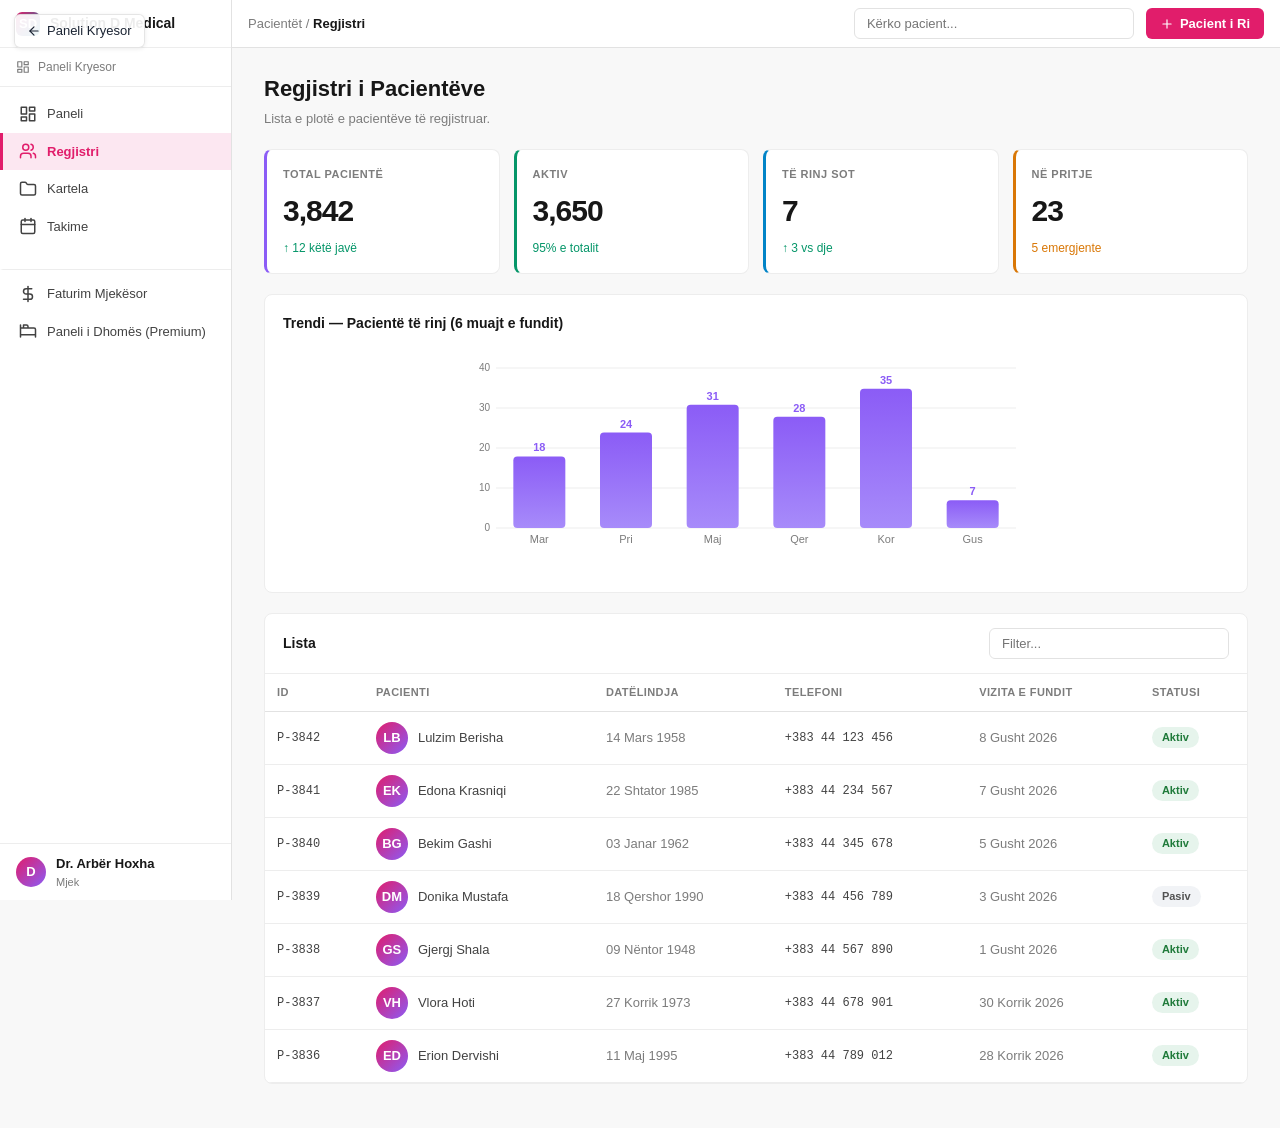
<file: pms/registry.html>
<!DOCTYPE html>
<html lang="sq">
<head>
<meta charset="UTF-8">
<meta name="viewport" content="width=device-width, initial-scale=1.0">
<title>PMS — Regjistri i Pacientëve</title>
<link rel="stylesheet" href="../assets/shared.css">
<link rel="stylesheet" href="../assets/pms.css">
</head>
<body>

<a class="back-link" href="../index.html"><svg class="ic ic-14"><use href="#i-arrow-left"/></svg> Paneli Kryesor</a>

<div class="pms-app">
  <aside class="pms-sidebar">
    <div class="pms-brand"><span class="logo">SD</span> Solution D Medical</div>
    <a class="pms-back" href="../index.html"><svg class="ic ic-14"><use href="#i-layout-dashboard"/></svg> Paneli Kryesor</a>
    <nav class="pms-nav">
      <a class="pms-nav-item"><svg class="ic ic-18"><use href="#i-layout-dashboard"/></svg> <span>Paneli</span></a>
      <a class="pms-nav-item active"><svg class="ic ic-18"><use href="#i-users"/></svg> <span>Regjistri</span></a>
      <a class="pms-nav-item"><svg class="ic ic-18"><use href="#i-folder"/></svg> <span>Kartela</span></a>
      <a class="pms-nav-item"><svg class="ic ic-18"><use href="#i-calendar"/></svg> <span>Takime</span></a>
      <a class="pms-nav-item" href="billing.html" style="margin-top:24px;border-top:1px solid var(--outline-gray-1);padding-top:14px"><svg class="ic ic-18"><use href="#i-dollar"/></svg> <span>Faturim Mjekësor</span></a>
      <a class="pms-nav-item" href="room-panel.html"><svg class="ic ic-18"><use href="#i-bed"/></svg> <span>Paneli i Dhomës (Premium)</span></a>
    </nav>
    <div class="pms-user">
      <div class="avatar">D</div>
      <div><div style="font-size:13px;font-weight:600">Dr. Arbër Hoxha</div><div style="font-size:11px;color:var(--ink-gray-5)">Mjek</div></div>
    </div>
  </aside>

  <div class="pms-main">
    <div class="pms-topbar">
      <div style="font-size:13px;color:var(--ink-gray-5)">Pacientët <span style="color:var(--ink-gray-3)">/</span> <b style="color:var(--ink-gray-9)">Regjistri</b></div>
      <input class="input-pms" style="margin-left:auto;max-width:280px" placeholder="Kërko pacient...">
      <button class="btn-pms"><svg class="ic ic-14"><use href="#i-plus"/></svg> Pacient i Ri</button>
    </div>

    <div class="pms-content">

      <div class="section-head">
        <div>
          <h1>Regjistri i Pacientëve</h1>
          <div class="sub">Lista e plotë e pacientëve të regjistruar.</div>
        </div>
      </div>

      <!-- KPI cards -->
      <div class="kpi-grid cols-4">
        <div class="kpi-card violet">
          <div class="label">Total Pacientë</div>
          <div class="value">3,842</div>
          <div class="change up">↑ 12 këtë javë</div>
        </div>
        <div class="kpi-card emerald">
          <div class="label">Aktiv</div>
          <div class="value">3,650</div>
          <div class="change up">95% e totalit</div>
        </div>
        <div class="kpi-card blue">
          <div class="label">Të Rinj Sot</div>
          <div class="value">7</div>
          <div class="change up">↑ 3 vs dje</div>
        </div>
        <div class="kpi-card amber">
          <div class="label">Në Pritje</div>
          <div class="value">23</div>
          <div class="change warn">5 emergjente</div>
        </div>
      </div>

      <!-- Chart -->
      <div class="card-box">
        <div class="ct">Trendi — Pacientë të rinj (6 muajt e fundit)</div>
        <svg id="chart" viewBox="0 0 600 220" style="width:100%; height:220px"></svg>
      </div>

      <!-- Patient list table -->
      <div class="card-box" style="padding:0; overflow:hidden">
        <div style="padding:14px 18px; border-bottom:1px solid var(--outline-gray-1); display:flex; align-items:center; justify-content:space-between">
          <div class="ct" style="margin:0">Lista</div>
          <input class="input-pms" style="max-width:240px" placeholder="Filter...">
        </div>
        <div style="overflow-x:auto">
          <table class="tbl">
            <thead>
              <tr>
                <th>ID</th><th>Pacienti</th><th>Datëlindja</th><th>Telefoni</th>
                <th>Vizita e Fundit</th><th>Statusi</th>
              </tr>
            </thead>
            <tbody id="tbody"></tbody>
          </table>
        </div>
      </div>

    </div>
  </div>
</div>

<script src="../assets/icons.js"></script>
<script>
const PATIENTS = [
  ['P-3842','Lulzim Berisha','14 Mars 1958','+383 44 123 456','8 Gusht 2026','Aktiv'],
  ['P-3841','Edona Krasniqi','22 Shtator 1985','+383 44 234 567','7 Gusht 2026','Aktiv'],
  ['P-3840','Bekim Gashi','03 Janar 1962','+383 44 345 678','5 Gusht 2026','Aktiv'],
  ['P-3839','Donika Mustafa','18 Qershor 1990','+383 44 456 789','3 Gusht 2026','Pasiv'],
  ['P-3838','Gjergj Shala','09 Nëntor 1948','+383 44 567 890','1 Gusht 2026','Aktiv'],
  ['P-3837','Vlora Hoti','27 Korrik 1973','+383 44 678 901','30 Korrik 2026','Aktiv'],
  ['P-3836','Erion Dervishi','11 Maj 1995','+383 44 789 012','28 Korrik 2026','Aktiv'],
];

function initials(name){
  return name.split(' ').map(n=>n[0]).join('').toUpperCase().slice(0,2);
}

function renderTable(){
  document.getElementById('tbody').innerHTML = PATIENTS.map(p=>{
    const statusCls = p[5]==='Aktiv' ? 'green' : 'slate';
    return `<tr>
      <td class="mono" style="font-family:ui-monospace,monospace;font-size:12px">${p[0]}</td>
      <td><span class="pav">${initials(p[1])}</span>${p[1]}</td>
      <td style="color:var(--ink-gray-5)">${p[2]}</td>
      <td class="mono" style="font-family:ui-monospace,monospace;font-size:12px">${p[3]}</td>
      <td style="color:var(--ink-gray-5)">${p[4]}</td>
      <td><span class="pill ${statusCls}">${p[5]}</span></td>
    </tr>`;
  }).join('');
}

// Chart (hand-drawn SVG bar chart)
const CHART_DATA = [
  {m:'Mar', v:18}, {m:'Pri', v:24}, {m:'Maj', v:31},
  {m:'Qer', v:28}, {m:'Kor', v:35}, {m:'Gus', v:7},
];
function renderChart(){
  const svg = document.getElementById('chart');
  const W=600, H=220, padX=40, padTop=20, padBottom=40;
  const max = Math.max(...CHART_DATA.map(d=>d.v)) * 1.15;
  const barW = (W - padX*2) / CHART_DATA.length * 0.6;
  const gap = (W - padX*2) / CHART_DATA.length;

  // grid lines
  let html = '';
  for(let i=0; i<=4; i++){
    const y = padTop + (H-padTop-padBottom) * (i/4);
    const val = Math.round(max - max*(i/4));
    html += `<line x1="${padX}" y1="${y}" x2="${W-padX}" y2="${y}" stroke="#EDEDED" stroke-width="1"/>`;
    html += `<text x="${padX-6}" y="${y+3}" text-anchor="end" font-size="10" fill="#7C7C7C">${val}</text>`;
  }
  // bars
  CHART_DATA.forEach((d,i)=>{
    const h = (d.v/max) * (H-padTop-padBottom);
    const x = padX + i*gap + (gap-barW)/2;
    const y = H - padBottom - h;
    html += `<rect x="${x}" y="${y}" width="${barW}" height="${h}" rx="4" fill="url(#barGrad)"/>`;
    html += `<text x="${x+barW/2}" y="${H-padBottom+15}" text-anchor="middle" font-size="11" fill="#7C7C7C">${d.m}</text>`;
    html += `<text x="${x+barW/2}" y="${y-5}" text-anchor="middle" font-size="11" font-weight="700" fill="#8b5cf6">${d.v}</text>`;
  });
  // gradient def
  html = `<defs><linearGradient id="barGrad" x1="0" y1="0" x2="0" y2="1">
    <stop offset="0%" stop-color="#8b5cf6"/><stop offset="100%" stop-color="#a78bfa"/>
  </linearGradient></defs>` + html;
  svg.innerHTML = html;
}

renderTable();
renderChart();
</script>

</body>
</html>
</file>
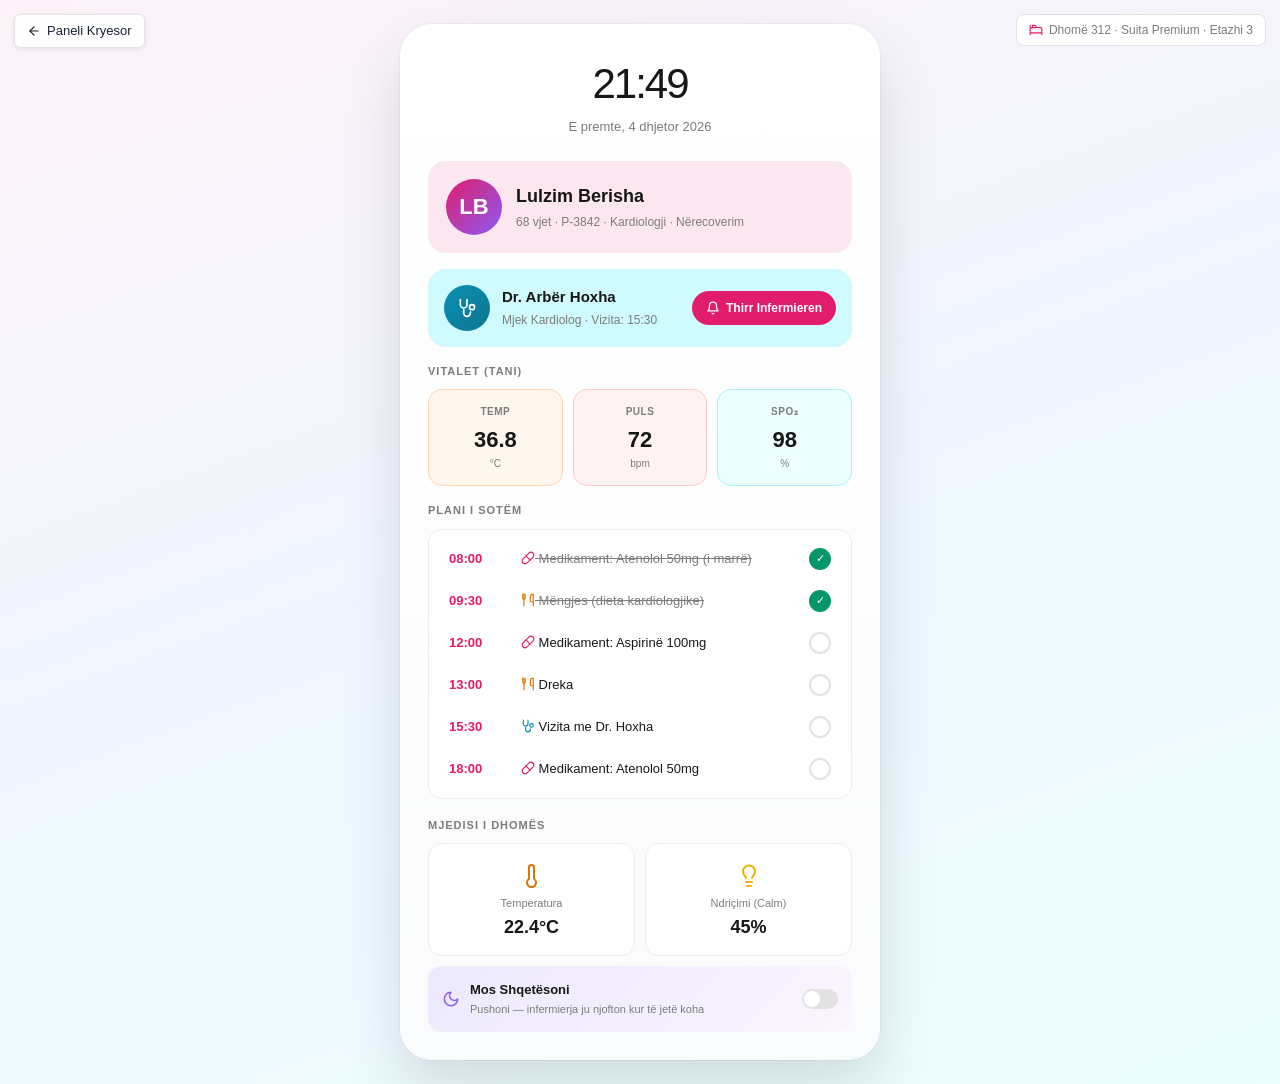
<file: pms/room-panel.html>
<!DOCTYPE html>
<html lang="sq">
<head>
<meta charset="UTF-8">
<meta name="viewport" content="width=device-width, initial-scale=1.0">
<title>PMS — Paneli i Dhomës Premium</title>
<link rel="stylesheet" href="../assets/shared.css">
<link rel="stylesheet" href="../assets/pms.css">
</head>
<body>

<a class="back-link" href="../index.html"><svg class="ic ic-14"><use href="#i-arrow-left"/></svg> Paneli Kryesor</a>

<div class="room-panel-page">

  <div style="position:fixed; top:14px; right:14px; background:rgba(255,255,255,.92); border:1px solid var(--outline-gray-2); padding:6px 12px; border-radius:8px; font-size:12px; color:var(--ink-gray-5); z-index:50; display:flex; align-items:center; gap:6px">
    <svg class="ic ic-14" style="color:#e11d6b"><use href="#i-bed"/></svg> Dhomë 312 · Suita Premium · Etazhi 3
  </div>

  <div class="room-panel">

    <!-- Clock -->
    <div class="rp-header">
      <div class="rp-time" id="clock">14:32</div>
      <div class="rp-date" id="rdate">E hënë, 11 Gusht 2026</div>
    </div>

    <!-- Patient card -->
    <div class="rp-patient">
      <span class="pav">LB</span>
      <div style="flex:1">
        <div class="pname">Lulzim Berisha</div>
        <div class="pmeta">68 vjet · P-3842 · Kardiologji · Nërecoverim</div>
      </div>
    </div>

    <!-- Doctor -->
    <div class="rp-doctor">
      <div class="dav"><svg class="ic ic-20"><use href="#i-stethoscope"/></svg></div>
      <div style="flex:1">
        <div class="dname">Dr. Arbër Hoxha</div>
        <div class="dspec">Mjek Kardiolog · Vizita: 15:30</div>
      </div>
      <button class="rp-call" id="callBtn"><svg class="ic ic-14"><use href="#i-bell"/></svg> Thirr Infermieren</button>
    </div>

    <!-- Vitals -->
    <div class="rp-section-title">Vitalet (tani)</div>
    <div class="rp-vitals">
      <div class="rp-vital temp">
        <div class="vlbl">Temp</div>
        <div class="vval">36.8</div>
        <div class="vunit">°C</div>
      </div>
      <div class="rp-vital hr">
        <div class="vlbl">Puls</div>
        <div class="vval">72</div>
        <div class="vunit">bpm</div>
      </div>
      <div class="rp-vital spo2">
        <div class="vlbl">SpO₂</div>
        <div class="vval">98</div>
        <div class="vunit">%</div>
      </div>
    </div>

    <!-- Schedule -->
    <div class="rp-section-title">Plani i Sotëm</div>
    <div class="rp-schedule" id="schedule">
      <div class="rp-sched-item done" data-time="08:00">
        <div class="time">08:00</div>
        <div class="what"><svg class="ic ic-14" style="color:#e11d6b;vertical-align:-2px"><use href="#i-pill"/></svg> Medikament: Atenolol 50mg (i marrë)</div>
        <div class="check">✓</div>
      </div>
      <div class="rp-sched-item done" data-time="09:30">
        <div class="time">09:30</div>
        <div class="what"><svg class="ic ic-14" style="color:#d97706;vertical-align:-2px"><use href="#i-utensils"/></svg> Mëngjes (dieta kardiologjike)</div>
        <div class="check">✓</div>
      </div>
      <div class="rp-sched-item" data-time="12:00">
        <div class="time">12:00</div>
        <div class="what"><svg class="ic ic-14" style="color:#e11d6b;vertical-align:-2px"><use href="#i-pill"/></svg> Medikament: Aspirinë 100mg</div>
        <div class="check"></div>
      </div>
      <div class="rp-sched-item" data-time="13:00">
        <div class="time">13:00</div>
        <div class="what"><svg class="ic ic-14" style="color:#d97706;vertical-align:-2px"><use href="#i-utensils"/></svg> Dreka</div>
        <div class="check"></div>
      </div>
      <div class="rp-sched-item" data-time="15:30">
        <div class="time">15:30</div>
        <div class="what"><svg class="ic ic-14" style="color:#0891b2;vertical-align:-2px"><use href="#i-stethoscope"/></svg> Vizita me Dr. Hoxha</div>
        <div class="check"></div>
      </div>
      <div class="rp-sched-item" data-time="18:00">
        <div class="time">18:00</div>
        <div class="what"><svg class="ic ic-14" style="color:#e11d6b;vertical-align:-2px"><use href="#i-pill"/></svg> Medikament: Atenolol 50mg</div>
        <div class="check"></div>
      </div>
    </div>

    <!-- Environment -->
    <div class="rp-section-title" style="margin-top:18px">Mjedisi i Dhomës</div>
    <div class="rp-environment">
      <div class="rp-env-card">
        <div class="ic" style="color:#d97706"><svg class="ic ic-24"><use href="#i-thermometer"/></svg></div>
        <div class="lbl">Temperatura</div>
        <div class="val">22.4°C</div>
      </div>
      <div class="rp-env-card">
        <div class="ic" style="color:#eab308"><svg class="ic ic-24"><use href="#i-lightbulb"/></svg></div>
        <div class="lbl">Ndriçimi (Calm)</div>
        <div class="val">45%</div>
      </div>
    </div>

    <div class="rp-quiet" id="quietMode">
      <span><svg class="ic ic-18" style="color:#8b5cf6"><use href="#i-moon"/></svg></span>
      <div>
        <div style="font-weight:700">Mos Shqetësoni</div>
        <div style="font-size:11px;color:var(--ink-gray-5);margin-top:2px">Pushoni — infermierja ju njofton kur të jetë koha</div>
      </div>
      <div class="toggle"></div>
    </div>

  </div>

</div>

<div class="toast" id="toast"><svg class="ic ic-18" style="vertical-align:-3px"><use href="#i-check"/></svg> Infermierja ka ardhur. Ju lutemi prisni pak.</div>

<script src="../assets/icons.js"></script>
<script>
// live clock
function updateClock(){
  const d = new Date();
  const hh = String(d.getHours()).padStart(2,'0');
  const mm = String(d.getMinutes()).padStart(2,'0');
  document.getElementById('clock').textContent = hh+':'+mm;
  const days = ['E diel','E hënë','E martë','E mërkurë','E enjte','E premte','E shtunë'];
  const months = ['janar','shkurt','mars','prill','maj','qershor','korrik','gusht','shtator','tetor','nëntor','dhjetor'];
  document.getElementById('rdate').textContent = days[d.getDay()] + ', ' + d.getDate() + ' ' + months[d.getMonth()] + ' ' + d.getFullYear();
}
updateClock(); setInterval(updateClock, 30000);

// nurse call
document.getElementById('callBtn').addEventListener('click', ()=>{
  const toast = document.getElementById('toast');
  toast.classList.add('show');
  setTimeout(()=>toast.classList.remove('show'), 3000);
});

// schedule toggle
document.querySelectorAll('.rp-sched-item').forEach(item=>{
  item.querySelector('.check').addEventListener('click', ()=>{
    item.classList.toggle('done');
    item.querySelector('.check').textContent = item.classList.contains('done') ? '✓' : '';
  });
});

// quiet mode toggle
document.getElementById('quietMode').addEventListener('click', function(){
  this.classList.toggle('active');
});
</script>

</body>
</html>
</file>
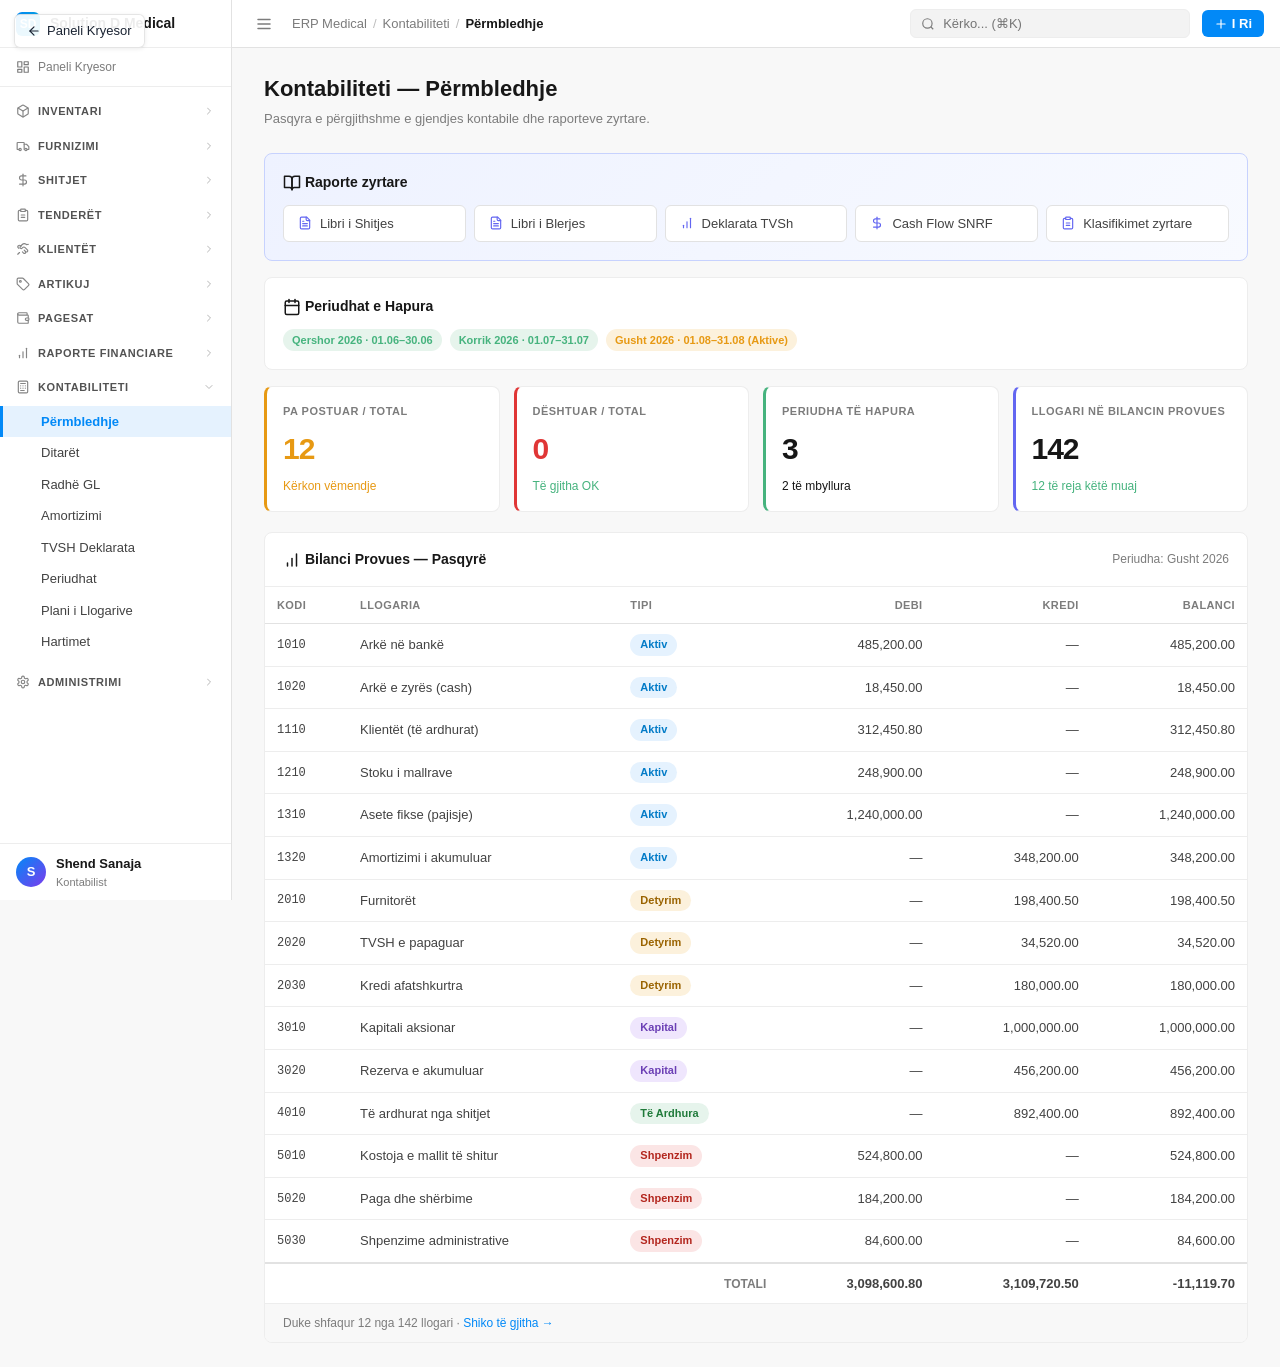
<file: sanicorp/accounting.html>
<!DOCTYPE html>
<html lang="sq">
<head>
<meta charset="UTF-8">
<meta name="viewport" content="width=device-width, initial-scale=1.0">
<title>SANICORP — Kontabiliteti</title>
<link rel="stylesheet" href="../assets/shared.css">
<link rel="stylesheet" href="../assets/sanicorp.css">
</head>
<body>

<a class="back-link" href="../index.html"><svg class="ic ic-14"><use href="#i-arrow-left"/></svg> Paneli Kryesor</a>

<div class="app">
  <aside class="sidebar">
    <div class="sidebar-brand"><span class="logo">SD</span> Solution D Medical</div>
    <a class="sidebar-modules-link" href="../index.html"><svg class="ic ic-14"><use href="#i-layout-dashboard"/></svg> Paneli Kryesor</a>
    <nav class="sidebar-nav" id="sidebarNav"></nav>
    <div class="sidebar-user">
      <div class="avatar">S</div><div class="info"><div class="n">Shend Sanaja</div><div class="r">Kontabilist</div></div>
    </div>
  </aside>

  <div class="main">
    <div class="topbar">
      <div class="topbar-toggle"><svg class="ic ic-18"><use href="#i-menu"/></svg></div>
      <div class="breadcrumb">
        <span class="crumb">ERP Medical</span><span class="sep">/</span>
        <span class="crumb">Kontabiliteti</span><span class="sep">/</span>
        <span class="crumb active">Përmbledhje</span>
      </div>
      <input class="topbar-search" placeholder="Kërko... (⌘K)">
      <button class="topbar-btn"><svg class="ic ic-14"><use href="#i-plus"/></svg> I Ri</button>
    </div>

    <div class="content">

      <h1 style="font-size:22px; font-weight:700; margin-bottom:4px">Kontabiliteti — Përmbledhje</h1>
      <p style="color:var(--ink-gray-5); font-size:13px; margin-bottom:24px">Pasqyra e përgjithshme e gjendjes kontabile dhe raporteve zyrtare.</p>

      <!-- Raporte zyrtare panel -->
      <div class="acct-panel indigo-tint">
        <h3><svg class="ic ic-18"><use href="#i-book-open"/></svg> Raporte zyrtare</h3>
        <div class="acct-link-grid">
          <button class="acct-link-btn"><svg class="ic ic-14" style="color:#6366f1"><use href="#i-file-text"/></svg>Libri i Shitjes</button>
          <button class="acct-link-btn"><svg class="ic ic-14" style="color:#6366f1"><use href="#i-file-text"/></svg>Libri i Blerjes</button>
          <button class="acct-link-btn"><svg class="ic ic-14" style="color:#6366f1"><use href="#i-bar-chart"/></svg>Deklarata TVSh</button>
          <button class="acct-link-btn"><svg class="ic ic-14" style="color:#6366f1"><use href="#i-dollar"/></svg>Cash Flow SNRF</button>
          <button class="acct-link-btn"><svg class="ic ic-14" style="color:#6366f1"><use href="#i-clipboard"/></svg>Klasifikimet zyrtare</button>
        </div>
      </div>

      <!-- Periudhat e hapura -->
      <div class="acct-panel">
        <h3><svg class="ic ic-18"><use href="#i-calendar"/></svg> Periudhat e Hapura</h3>
        <div style="display:flex; gap:8px; flex-wrap:wrap">
          <span class="status-badge ok">Qershor 2026 · 01.06–30.06</span>
          <span class="status-badge ok">Korrik 2026 · 01.07–31.07</span>
          <span class="status-badge warn">Gusht 2026 · 01.08–31.08 (Aktive)</span>
        </div>
      </div>

      <!-- Status stat cards -->
      <div class="stat-grid cols-4">
        <div class="stat-card" style="border-left:3px solid var(--warning-amber)">
          <div class="label">Pa Postuar / total</div>
          <div class="value" style="color:var(--warning-amber)">12</div>
          <div class="change" style="color:var(--warning-amber)">Kërkon vëmendje</div>
        </div>
        <div class="stat-card" style="border-left:3px solid var(--danger-red)">
          <div class="label">Dështuar / total</div>
          <div class="value" style="color:var(--danger-red)">0</div>
          <div class="change up">Të gjitha OK</div>
        </div>
        <div class="stat-card" style="border-left:3px solid var(--success-green)">
          <div class="label">Periudha të Hapura</div>
          <div class="value">3</div>
          <div class="change">2 të mbyllura</div>
        </div>
        <div class="stat-card" style="border-left:3px solid #6366f1">
          <div class="label">Llogari në Bilancin Provues</div>
          <div class="value">142</div>
          <div class="change up">12 të reja këtë muaj</div>
        </div>
      </div>

      <!-- Trial balance table -->
      <div class="card" style="padding:0; overflow:hidden">
        <div style="padding:16px 18px; border-bottom:1px solid var(--outline-gray-1); display:flex; justify-content:space-between; align-items:center">
          <h3 style="font-size:14px; font-weight:700"><svg class="ic ic-18"><use href="#i-bar-chart"/></svg> Bilanci Provues — Pasqyrë</h3>
          <span style="font-size:12px; color:var(--ink-gray-5)">Periudha: Gusht 2026</span>
        </div>
        <div style="overflow-x:auto">
          <table class="tbl tbl-trialbalance">
            <thead>
              <tr>
                <th>Kodi</th><th>Llogaria</th><th>Tipi</th>
                <th style="text-align:right">Debi</th><th style="text-align:right">Kredi</th><th style="text-align:right">Balanci</th>
              </tr>
            </thead>
            <tbody id="tbBody"></tbody>
            <tfoot id="tbFoot"></tfoot>
          </table>
        </div>
        <div style="padding:10px 18px; background:var(--surface-gray-1); font-size:12px; color:var(--ink-gray-5); border-top:1px solid var(--outline-gray-1)">
          Duke shfaqur 12 nga 142 llogari · <a style="color:var(--accent-blue); cursor:pointer">Shiko të gjitha →</a>
        </div>
      </div>

    </div>
  </div>
</div>

<script src="../assets/icons.js"></script>
<script>
const SECTIONS = [
  {label:'Inventari', icon:'box', items:['Paneli','Stock Profiler','Rregullime Stoku']},
  {label:'Furnizimi', icon:'truck', items:['Paneli','Furnitorët','Porosi Blerje','Dogana','Fletë Hyrje','Fatura Blerje']},
  {label:'Shitjet', icon:'dollar', items:['Paneli','Ofertat','Faturat','Fletë Dalje','Konsignim']},
  {label:'Tenderët', icon:'clipboard', items:['Lista','Tender i Ri','Rekomandimet']},
  {label:'Klientët', icon:'handshake', items:['Lista e Klientëve']},
  {label:'Artikuj', icon:'tag', items:['Paneli','Të Thjeshtë','Të Përbërë','Shërbime','Asete']},
  {label:'Pagesat', icon:'wallet', items:['Paneli','Llogaritë','Hyrje/Dalje','Bankat','Shpenzime']},
  {label:'Raporte Financiare', icon:'bar-chart', items:['Bilanci Provues','Fitim & Humbje','Bilanci i Gjendjes','AR Moshimi','AP Moshimi','Log Postimi','Auditimi']},
  {label:'Kontabiliteti', icon:'calculator', items:['Përmbledhje','Ditarët','Radhë GL','Amortizimi','TVSH Deklarata','Periudhat','Plani i Llogarive','Hartimet'], active:true, activeItem:'Përmbledhje'},
  {label:'Administrimi', icon:'settings', items:['Përdoruesit','Organigrama','Kompania']},
];

function renderSidebar(){
  const nav = document.getElementById('sidebarNav');
  SECTIONS.forEach(s=>{
    const sec = document.createElement('div');
    sec.className = 'nav-section' + (s.active ? ' open' : '');
    sec.innerHTML = `
      <div class="nav-section-head"><svg class="ic ic-14"><use href="#i-${s.icon}"/></svg><span>${s.label}</span><svg class="ic chev" style="margin-left:auto;width:12px;height:12px"><use href="#i-chevron-right"/></svg></div>
      <div class="nav-section-items">
        ${s.items.map(it=>`<a class="nav-item ${s.active && s.activeItem===it ? 'active':''}">${it}</a>`).join('')}
      </div>`;
    sec.querySelector('.nav-section-head').addEventListener('click',()=>sec.classList.toggle('open'));
    nav.appendChild(sec);
  });
}

// Trial balance data — realistic Albanian chart of accounts
const ACCOUNTS = [
  ['1010','Arkë në bankë','Aktiv', 485200.00, 0, 'D'],
  ['1020','Arkë e zyrës (cash)','Aktiv', 18450.00, 0, 'D'],
  ['1110','Klientët (të ardhurat)','Aktiv', 312450.80, 0, 'D'],
  ['1210','Stoku i mallrave','Aktiv', 248900.00, 0, 'D'],
  ['1310','Asete fikse (pajisje)','Aktiv', 1240000.00, 0, 'D'],
  ['1320','Amortizimi i akumuluar','Aktiv', 0, 348200.00, 'K'],
  ['2010','Furnitorët','Detyrim', 0, 198400.50, 'K'],
  ['2020','TVSH e papaguar','Detyrim', 0, 34520.00, 'K'],
  ['2030','Kredi afatshkurtra','Detyrim', 0, 180000.00, 'K'],
  ['3010','Kapitali aksionar','Kapital', 0, 1000000.00, 'K'],
  ['3020','Rezerva e akumuluar','Kapital', 0, 456200.00, 'K'],
  ['4010','Të ardhurat nga shitjet','Të Ardhura', 0, 892400.00, 'K'],
  ['5010','Kostoja e mallit të shitur','Shpenzim', 524800.00, 0, 'D'],
  ['5020','Paga dhe shërbime','Shpenzim', 184200.00, 0, 'D'],
  ['5030','Shpenzime administrative','Shpenzim', 84600.00, 0, 'D'],
];

function fmt(n){
  return n.toLocaleString('sq-AL', {minimumFractionDigits:2, maximumFractionDigits:2});
}

function renderTB(){
  const body = document.getElementById('tbBody');
  let tDebi=0, tKredi=0;
  ACCOUNTS.forEach(a=>{
    const bal = a[5]==='D' ? a[3]-a[4] : a[4]-a[3];
    tDebi += a[3]; tKredi += a[4];
    const typeBadge = {
      'Aktiv':'<span class="pill blue">Aktiv</span>',
      'Detyrim':'<span class="pill amber">Detyrim</span>',
      'Kapital':'<span class="pill violet">Kapital</span>',
      'Të Ardhura':'<span class="pill green">Të Ardhura</span>',
      'Shpenzim':'<span class="pill red">Shpenzim</span>',
    }[a[2]];
    const negClass = bal < 0 ? 'neg' : '';
    body.innerHTML += `<tr>
      <td class="mono">${a[0]}</td>
      <td>${a[1]}</td>
      <td>${typeBadge}</td>
      <td class="num">${a[3] ? fmt(a[3]) : '—'}</td>
      <td class="num">${a[4] ? fmt(a[4]) : '—'}</td>
      <td class="num ${negClass}">${fmt(bal)}</td>
    </tr>`;
  });
  document.getElementById('tbFoot').innerHTML = `<tr>
    <td colspan="3" style="text-align:right; font-size:12px; color:var(--ink-gray-5); text-transform:uppercase">TOTALI</td>
    <td class="num">${fmt(tDebi)}</td>
    <td class="num">${fmt(tKredi)}</td>
    <td class="num">${fmt(tDebi-tKredi)}</td>
  </tr>`;
}

renderSidebar();
renderTB();
</script>

</body>
</html>
</file>
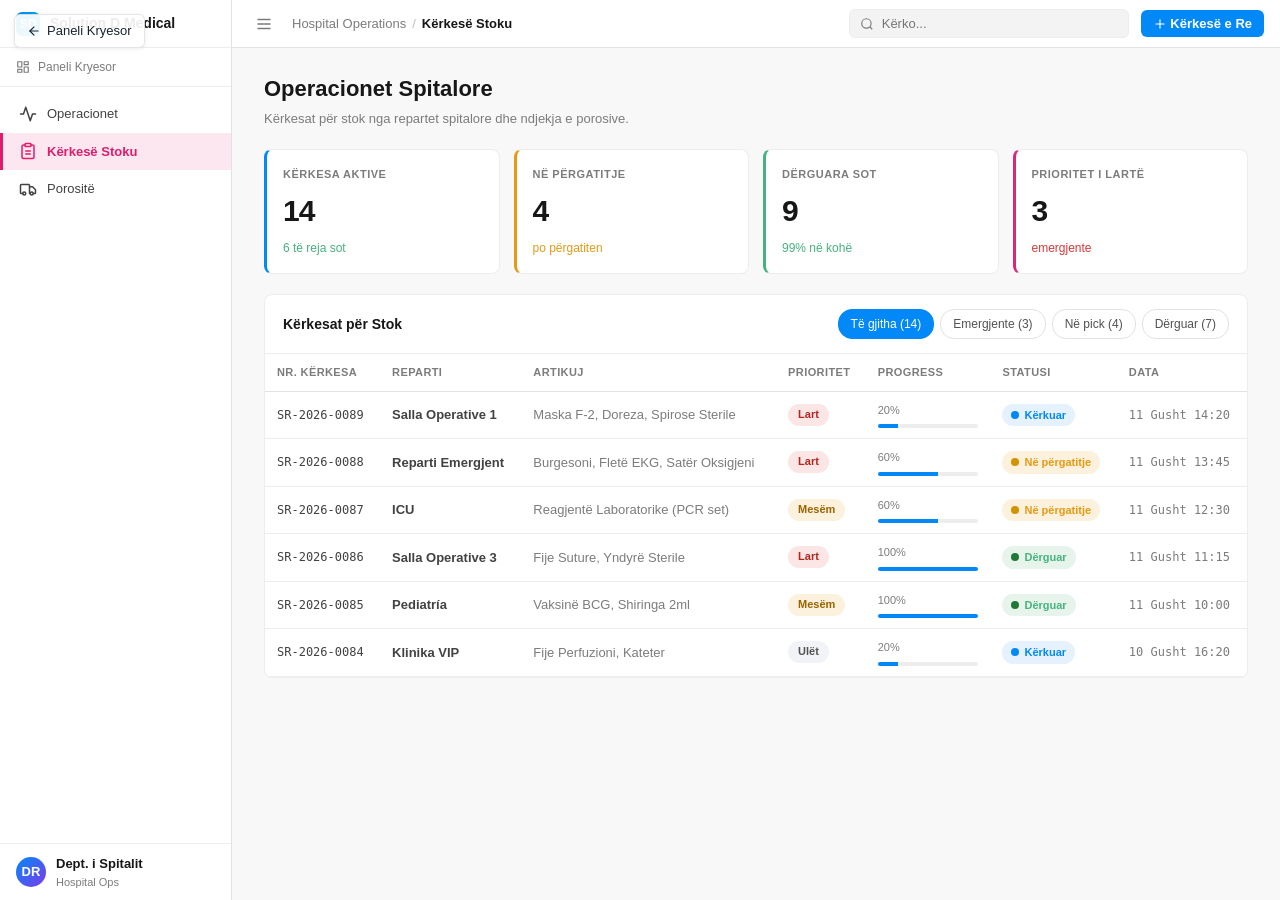
<file: sanicorp/hospital.html>
<!DOCTYPE html>
<html lang="sq">
<head>
<meta charset="UTF-8">
<meta name="viewport" content="width=device-width, initial-scale=1.0">
<title>SANICORP — Operacionet Spitalore</title>
<link rel="stylesheet" href="../assets/shared.css">
<link rel="stylesheet" href="../assets/sanicorp.css">
<link rel="stylesheet" href="../assets/pms.css">
<style>
  .ord-status{display:inline-flex;align-items:center;gap:5px;padding:3px 9px;border-radius:12px;font-size:11px;font-weight:600}
  .ord-status.req{background:var(--accent-blue-soft);color:var(--accent-blue)}
  .ord-status.pick{background:var(--warning-amber-soft);color:var(--warning-amber)}
  .ord-status.sent{background:var(--success-green-soft);color:var(--success-green)}
  .progress-mini{height:4px;background:var(--surface-gray-3);border-radius:2px;overflow:hidden;margin-top:6px}
  .progress-mini-fill{height:100%;background:var(--accent-blue)}
</style>
</head>
<body>

<a class="back-link" href="../index.html"><svg class="ic ic-14"><use href="#i-arrow-left"/></svg> Paneli Kryesor</a>

<div class="app">
  <aside class="sidebar">
    <div class="sidebar-brand"><span class="logo">SD</span> Solution D Medical</div>
    <a class="sidebar-modules-link" href="../index.html"><svg class="ic ic-14"><use href="#i-layout-dashboard"/></svg> Paneli Kryesor</a>
    <nav class="pms-nav" style="padding:8px 0;flex:1;overflow-y:auto">
      <a class="pms-nav-item"><svg class="ic ic-18"><use href="#i-activity"/></svg> <span>Operacionet</span></a>
      <a class="pms-nav-item active"><svg class="ic ic-18"><use href="#i-clipboard"/></svg> <span>Kërkesë Stoku</span></a>
      <a class="pms-nav-item"><svg class="ic ic-18"><use href="#i-truck"/></svg> <span>Porositë</span></a>
    </nav>
    <div class="sidebar-user"><div class="avatar">DR</div><div class="info"><div class="n">Dept. i Spitalit</div><div class="r">Hospital Ops</div></div></div>
  </aside>

  <div class="main">
    <div class="topbar">
      <div class="topbar-toggle"><svg class="ic ic-18"><use href="#i-menu"/></svg></div>
      <div class="breadcrumb"><span class="crumb">Hospital Operations</span><span class="sep">/</span><span class="crumb active">Kërkesë Stoku</span></div>
      <input class="topbar-search" placeholder="Kërko...">
      <button class="topbar-btn"><svg class="ic ic-14"><use href="#i-plus"/></svg> Kërkesë e Re</button>
    </div>

    <div class="content">

      <div style="display:flex;justify-content:space-between;align-items:flex-end;margin-bottom:20px;flex-wrap:wrap;gap:14px">
        <div>
          <h1 style="font-size:22px;font-weight:700">Operacionet Spitalore</h1>
          <div style="color:var(--ink-gray-5);font-size:13px;margin-top:4px">Kërkesat për stok nga repartet spitalore dhe ndjekja e porosive.</div>
        </div>
      </div>

      <!-- KPI -->
      <div class="stat-grid cols-4">
        <div class="stat-card" style="border-left:3px solid var(--accent-blue)"><div class="label">Kërkesa aktive</div><div class="value">14</div><div class="change up">6 të reja sot</div></div>
        <div class="stat-card" style="border-left:3px solid var(--warning-amber)"><div class="label">Në përgatitje</div><div class="value">4</div><div class="change" style="color:var(--warning-amber)">po përgatiten</div></div>
        <div class="stat-card" style="border-left:3px solid var(--success-green)"><div class="label">Dërguara sot</div><div class="value">9</div><div class="change up">99% në kohë</div></div>
        <div class="stat-card" style="border-left:3px solid #db2777"><div class="label">Prioritet i lartë</div><div class="value">3</div><div class="change" style="color:var(--danger-red)">emergjente</div></div>
      </div>

      <!-- Stock requests -->
      <div class="card-box" style="background:var(--surface-white);border:1px solid var(--outline-gray-1);border-radius:8px;padding:0;overflow:hidden">
        <div style="padding:14px 18px;border-bottom:1px solid var(--outline-gray-1);display:flex;align-items:center;justify-content:space-between">
          <div class="card-title" style="margin:0">Kërkesat për Stok</div>
          <div class="chip-row" style="margin:0">
            <span class="chip active">Të gjitha (14)</span>
            <span class="chip">Emergjente (3)</span>
            <span class="chip">Në pick (4)</span>
            <span class="chip">Dërguar (7)</span>
          </div>
        </div>
        <div style="overflow-x:auto">
          <table class="tbl">
            <thead><tr><th>Nr. Kërkesa</th><th>Reparti</th><th>Artikuj</th><th>Prioritet</th><th>Progress</th><th>Statusi</th><th>Data</th></tr></thead>
            <tbody id="reqBody"></tbody>
          </table>
        </div>
      </div>

    </div>
  </div>
</div>

<script src="../assets/icons.js"></script>
<script>
const REQ = [
  ['SR-2026-0089','Salla Operative 1','Maska F-2, Doreza, Spirose Sterile','Lart','45','req','11 Gusht 14:20'],
  ['SR-2026-0088','Reparti Emergjent','Burgesoni, Fletë EKG, Satër Oksigjeni','Lart','80','pick','11 Gusht 13:45'],
  ['SR-2026-0087','ICU','Reagjentë Laboratorike (PCR set)','Mesëm','25','pick','11 Gusht 12:30'],
  ['SR-2026-0086','Salla Operative 3','Fije Suture, Yndyrë Sterile','Lart','100','sent','11 Gusht 11:15'],
  ['SR-2026-0085','Pediatría','Vaksinë BCG, Shiringa 2ml','Mesëm','200','sent','11 Gusht 10:00'],
  ['SR-2026-0084','Klinika VIP','Fije Perfuzioni, Kateter','Ulët','40','req','10 Gusht 16:20'],
];
document.getElementById('reqBody').innerHTML = REQ.map(r=>{
  const pri = r[3]==='Lart'?'<span class="pill red">'+r[3]+'</span>':r[3]==='Mesëm'?'<span class="pill amber">'+r[3]+'</span>':'<span class="pill slate">'+r[3]+'</span>';
  const st = {req:'<span class="ord-status req"><span class="dot blue"></span>Kërkuar</span>',
              pick:'<span class="ord-status pick"><span class="dot amber"></span>Në përgatitje</span>',
              sent:'<span class="ord-status sent"><span class="dot green"></span>Dërguar</span>'}[r[5]];
  const pct = r[5]==='sent'?'100':r[5]==='pick'?'60':'20';
  return `<tr>
    <td class="mono">${r[0]}</td>
    <td><b>${r[1]}</b></td>
    <td style="color:var(--ink-gray-5);max-width:280px">${r[2]}</td>
    <td>${pri}</td>
    <td style="min-width:120px"><div style="font-size:11px;color:var(--ink-gray-5)">${pct}%</div><div class="progress-mini"><div class="progress-mini-fill" style="width:${pct}%"></div></div></td>
    <td>${st}</td>
    <td class="mono" style="color:var(--ink-gray-5)">${r[6]}</td>
  </tr>`;
}).join('');

document.querySelectorAll('.chip').forEach(c=>c.addEventListener('click',()=>{
  document.querySelectorAll('.chip').forEach(x=>x.classList.remove('active')); c.classList.add('active');
}));
</script>
</body>
</html>
</file>
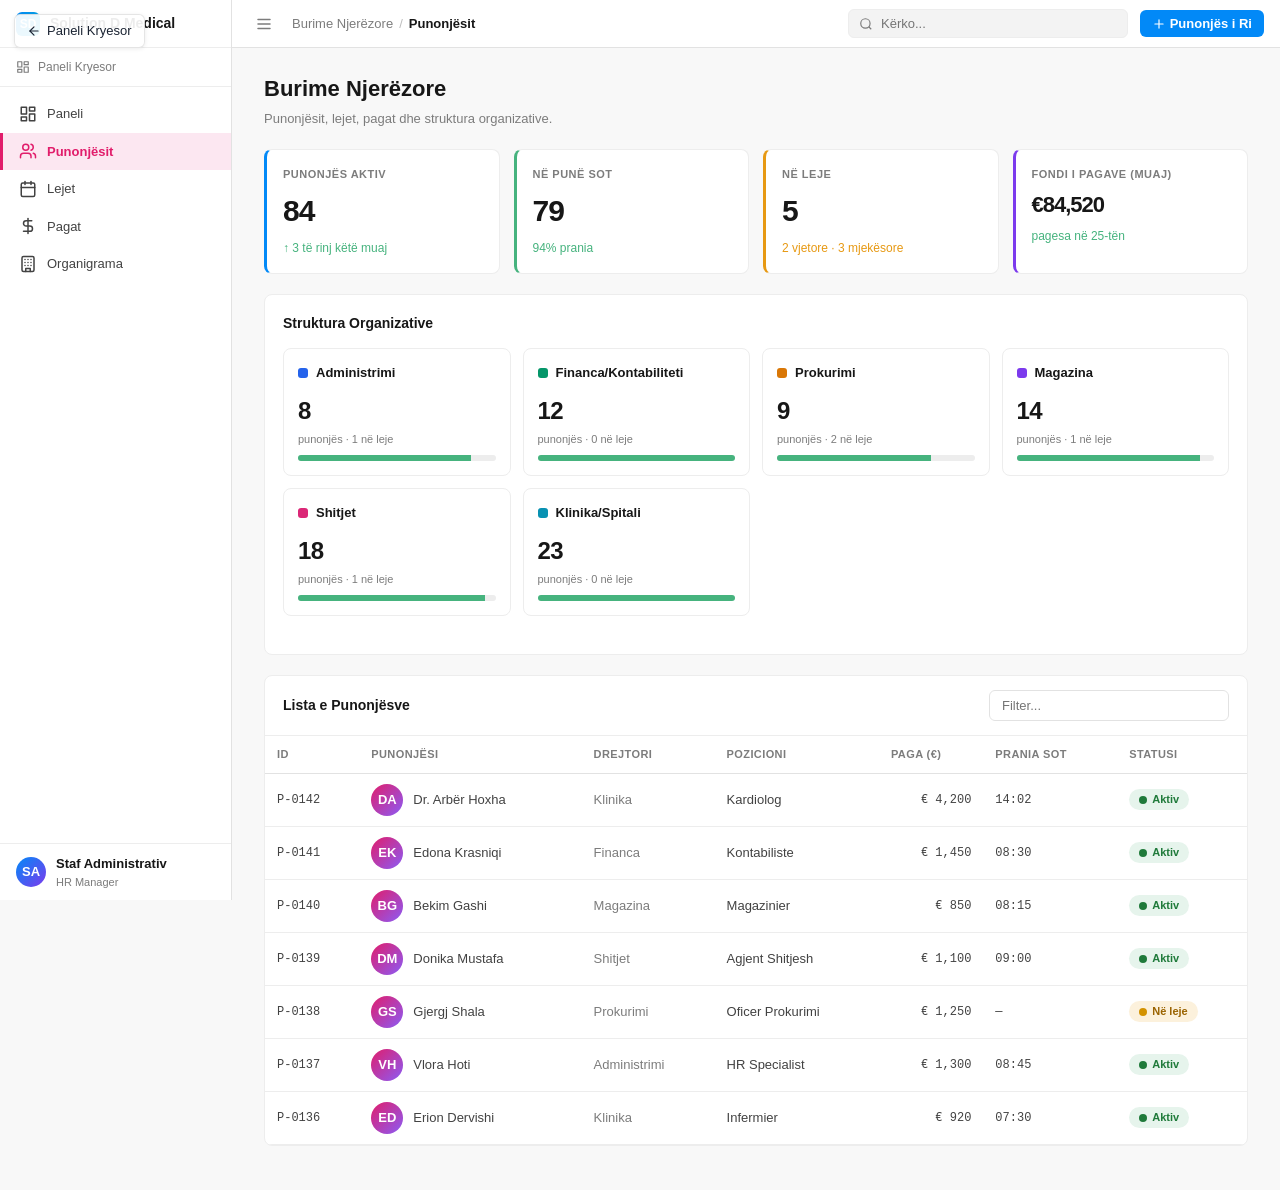
<file: sanicorp/hr.html>
<!DOCTYPE html>
<html lang="sq">
<head>
<meta charset="UTF-8">
<meta name="viewport" content="width=device-width, initial-scale=1.0">
<title>SANICORP — Burime Njerëzore</title>
<link rel="stylesheet" href="../assets/shared.css">
<link rel="stylesheet" href="../assets/sanicorp.css">
<link rel="stylesheet" href="../assets/pms.css">
<style>
  /* HR-specific: org-tree style + payroll summary */
  .org-grid{display:grid; grid-template-columns:repeat(auto-fit,minmax(200px,1fr)); gap:12px; margin-bottom:20px}
  .dept-card{background:var(--surface-white); border:1px solid var(--outline-gray-1); border-radius:8px; padding:14px}
  .dept-card .dh{display:flex; align-items:center; gap:8px; font-weight:700; font-size:13px; margin-bottom:10px}
  .dept-card .dh .dot{width:10px; height:10px; border-radius:3px}
  .dept-card .cnt{font-size:24px; font-weight:700; letter-spacing:-.5px}
  .dept-card .sub{font-size:11px; color:var(--ink-gray-5); margin-top:2px}
  .leave-bar{height:6px; background:var(--surface-gray-3); border-radius:3px; overflow:hidden; margin-top:8px}
  .leave-bar-fill{height:100%; background:var(--success-green)}
</style>
</head>
<body>

<a class="back-link" href="../index.html"><svg class="ic ic-14"><use href="#i-arrow-left"/></svg> Paneli Kryesor</a>

<div class="app">
  <aside class="sidebar">
    <div class="sidebar-brand"><span class="logo">SD</span> Solution D Medical</div>
    <a class="sidebar-modules-link" href="../index.html"><svg class="ic ic-14"><use href="#i-layout-dashboard"/></svg> Paneli Kryesor</a>
    <nav class="pms-nav" style="padding:8px 0; flex:1; overflow-y:auto">
      <a class="pms-nav-item"><svg class="ic ic-18"><use href="#i-layout-dashboard"/></svg> <span>Paneli</span></a>
      <a class="pms-nav-item active"><svg class="ic ic-18"><use href="#i-users"/></svg> <span>Punonjësit</span></a>
      <a class="pms-nav-item"><svg class="ic ic-18"><use href="#i-calendar"/></svg> <span>Lejet</span></a>
      <a class="pms-nav-item"><svg class="ic ic-18"><use href="#i-dollar"/></svg> <span>Pagat</span></a>
      <a class="pms-nav-item"><svg class="ic ic-18"><use href="#i-building"/></svg> <span>Organigrama</span></a>
    </nav>
    <div class="sidebar-user">
      <div class="avatar">SA</div><div class="info"><div class="n">Staf Administrativ</div><div class="r">HR Manager</div></div>
    </div>
  </aside>

  <div class="main">
    <div class="topbar">
      <div class="topbar-toggle"><svg class="ic ic-18"><use href="#i-menu"/></svg></div>
      <div class="breadcrumb">
        <span class="crumb">Burime Njerëzore</span><span class="sep">/</span>
        <span class="crumb active">Punonjësit</span>
      </div>
      <input class="topbar-search" placeholder="Kërko...">
      <button class="topbar-btn"><svg class="ic ic-14"><use href="#i-plus"/></svg> Punonjës i Ri</button>
    </div>

    <div class="content">

      <div class="section-head" style="display:flex;justify-content:space-between;align-items:flex-end;margin-bottom:20px;flex-wrap:wrap;gap:14px">
        <div>
          <h1 style="font-size:22px;font-weight:700">Burime Njerëzore</h1>
          <div style="color:var(--ink-gray-5);font-size:13px;margin-top:4px">Punonjësit, lejet, pagat dhe struktura organizative.</div>
        </div>
      </div>

      <!-- KPI -->
      <div class="stat-grid cols-4">
        <div class="stat-card" style="border-left:3px solid var(--accent-blue)"><div class="label">Punonjës aktiv</div><div class="value">84</div><div class="change up">↑ 3 të rinj këtë muaj</div></div>
        <div class="stat-card" style="border-left:3px solid var(--success-green)"><div class="label">Në punë sot</div><div class="value">79</div><div class="change up">94% prania</div></div>
        <div class="stat-card" style="border-left:3px solid var(--warning-amber)"><div class="label">Në leje</div><div class="value">5</div><div class="change" style="color:var(--warning-amber)">2 vjetore · 3 mjekësore</div></div>
        <div class="stat-card" style="border-left:3px solid #7c3aed"><div class="label">Fondi i pagave (muaj)</div><div class="value" style="font-size:22px">€84,520</div><div class="change up">pagesa në 25-tën</div></div>
      </div>

      <!-- Departments -->
      <div class="card-box" style="background:var(--surface-white);border:1px solid var(--outline-gray-1);border-radius:8px;padding:18px;margin-bottom:20px">
        <div class="card-title">Struktura Organizative</div>
        <div class="org-grid" id="orgGrid"></div>
      </div>

      <!-- Employees table -->
      <div class="card-box" style="background:var(--surface-white);border:1px solid var(--outline-gray-1);border-radius:8px;padding:0;overflow:hidden">
        <div style="padding:14px 18px;border-bottom:1px solid var(--outline-gray-1);display:flex;align-items:center;justify-content:space-between">
          <div class="card-title" style="margin:0">Lista e Punonjësve</div>
          <input class="input" style="max-width:240px" placeholder="Filter...">
        </div>
        <div style="overflow-x:auto">
          <table class="tbl">
            <thead><tr><th>ID</th><th>Punonjësi</th><th>Drejtori</th><th>Pozicioni</th><th>Paga (€)</th><th>Prania sot</th><th>Statusi</th></tr></thead>
            <tbody id="empBody"></tbody>
          </table>
        </div>
      </div>

    </div>
  </div>
</div>

<script src="../assets/icons.js"></script>
<script>
const DEPTS = [
  {name:'Administrimi', color:'#2563eb', count:8, leave:1},
  {name:'Financa/Kontabiliteti', color:'#059669', count:12, leave:0},
  {name:'Prokurimi', color:'#d97706', count:9, leave:2},
  {name:'Magazina', color:'#7c3aed', count:14, leave:1},
  {name:'Shitjet', color:'#db2777', count:18, leave:1},
  {name:'Klinika/Spitali', color:'#0891b2', count:23, leave:0},
];
document.getElementById('orgGrid').innerHTML = DEPTS.map(d=>`
  <div class="dept-card">
    <div class="dh"><span class="dot" style="background:${d.color}"></span>${d.name}</div>
    <div class="cnt">${d.count}</div>
    <div class="sub">punonjës · ${d.leave} në leje</div>
    <div class="leave-bar"><div class="leave-bar-fill" style="width:${(d.count-d.leave)/d.count*100}%"></div></div>
  </div>
`).join('');

const EMP = [
  ['P-0142','Dr. Arbër Hoxha','Klinika','Kardiolog',4200,'14:02','Aktiv'],
  ['P-0141','Edona Krasniqi','Financa','Kontabiliste',1450,'08:30','Aktiv'],
  ['P-0140','Bekim Gashi','Magazina','Magazinier',850,'08:15','Aktiv'],
  ['P-0139','Donika Mustafa','Shitjet','Agjent Shitjesh',1100,'09:00','Aktiv'],
  ['P-0138','Gjergj Shala','Prokurimi','Oficer Prokurimi',1250,'—','Në leje'],
  ['P-0137','Vlora Hoti','Administrimi','HR Specialist',1300,'08:45','Aktiv'],
  ['P-0136','Erion Dervishi','Klinika','Infermier',920,'07:30','Aktiv'],
];
function ini(n){return n.split(' ').map(x=>x[0]).join('').slice(0,2)}
document.getElementById('empBody').innerHTML = EMP.map(e=>{
  const st = e[6]==='Aktiv'?'<span class="pill green"><span class="dot green"></span>'+e[6]+'</span>'
                            :'<span class="pill amber"><span class="dot amber"></span>'+e[6]+'</span>';
  return `<tr>
    <td class="mono">${e[0]}</td>
    <td><span class="pav">${ini(e[1])}</span>${e[1]}</td>
    <td style="color:var(--ink-gray-5)">${e[2]}</td>
    <td>${e[3]}</td>
    <td class="mono" style="text-align:right">€ ${e[4].toLocaleString('sq-AL')}</td>
    <td class="mono">${e[5]}</td>
    <td>${st}</td>
  </tr>`;
}).join('');
</script>
</body>
</html>
</file>
<file: assets/shared.css>
/* =========================================================================
   shared.css — cross-product utilities for the showcase
   Each product theme (sanicorp.css / bms.css / pms.css) overrides its own tokens.
   ========================================================================= */

*{box-sizing:border-box; margin:0; padding:0}
html,body{height:100%}
body{
  font-family:-apple-system,BlinkMacSystemFont,"Segoe UI",Roboto,Helvetica,Arial,sans-serif;
  -webkit-font-smoothing:antialiased; text-rendering:optimizeLegibility;
  line-height:1.5;
}
a{color:inherit; text-decoration:none}
button{font-family:inherit; cursor:pointer; border:none; background:none}
ul{list-style:none}
img{max-width:100%; display:block}

/* Hide scrollbar but keep scrollable */
.scroll-y{overflow-y:auto}
.scroll-y::-webkit-scrollbar{width:8px; height:8px}
.scroll-y::-webkit-scrollbar-thumb{background:rgba(0,0,0,.15); border-radius:4px}
.scroll-y::-webkit-scrollbar-track{background:transparent}

/* Cross-product back-link (top-left of every mockup) */
.back-link{
  position:fixed; top:14px; left:14px; z-index:50;
  display:inline-flex; align-items:center; gap:6px;
  padding:6px 12px; font-size:13px; font-weight:500;
  background:rgba(255,255,255,.92); border:1px solid rgba(0,0,0,.1);
  border-radius:6px; box-shadow:0 1px 4px rgba(0,0,0,.08);
  color:#1a2332; transition:all .15s;
}
.back-link:hover{background:#fff; border-color:rgba(0,0,0,.2); transform:translateX(-2px)}

/* Reusable status pill */
.pill{display:inline-flex; align-items:center; gap:5px; padding:2px 10px;
  border-radius:12px; font-size:11px; font-weight:600; line-height:1.6}
.pill.green{background:#e6f4ec; color:#1f7a3a}
.pill.amber{background:#fcf1dc; color:#9a6300}
.pill.red{background:#fbe5e5; color:#b3261e}
.pill.blue{background:#e5f2fe; color:#027bc7}
.pill.violet{background:#efe6fd; color:#6b3fb5}
.pill.slate{background:#f1f3f6; color:#525252}

/* Dot indicator */
.dot{width:8px; height:8px; border-radius:50%; display:inline-block}
.dot.green{background:#1f7a3a}
.dot.amber{background:#d39200}
.dot.red{background:#c0392b}
.dot.blue{background:#0289f7}
.dot.pulse{animation:dotPulse 1.8s ease-in-out infinite}
@keyframes dotPulse{0%,100%{opacity:1; transform:scale(1)} 50%{opacity:.4; transform:scale(.7)}}

/* Mono / numeric */
.mono{font-family:ui-monospace,"SF Mono",Menlo,Consolas,monospace}
.tabular{font-variant-numeric:tabular-nums}

/* Card hover */
.hover-card{transition:transform .15s, box-shadow .15s}
.hover-card:hover{transform:translateY(-2px); box-shadow:0 8px 24px rgba(0,0,0,.08)}

/* Print */
@media print{
  .no-print{display:none !important}
  body{background:white}
}

/* ===== Icon system (uses icons.js sprite via <svg class="ic"><use href="#i-name"/></svg>) ===== */
svg.ic{
  display:inline-block; vertical-align:middle;
  width:16px; height:16px; fill:none;
  stroke:currentColor; stroke-width:2;
  stroke-linecap:round; stroke-linejoin:round;
  flex-shrink:0;
}
svg.ic.ic-12{width:12px; height:12px}
svg.ic.ic-14{width:14px; height:14px}
svg.ic.ic-18{width:18px; height:18px}
svg.ic.ic-20{width:20px; height:20px}
svg.ic.ic-24{width:24px; height:24px}
svg.ic.ic-28{width:28px; height:28px}
svg.ic.ic-fill{fill:currentColor; stroke:none}

/* ===== Floating sidebar toggle (mobile only) ===== */
.sb-toggle{
  display:none;
  align-items:center; justify-content:center;
  position:fixed; top:8px; left:8px; z-index:101;
  width:38px; height:38px; border-radius:8px;
  background:rgba(255,255,255,.96); border:1px solid rgba(0,0,0,.12);
  box-shadow:0 2px 8px rgba(0,0,0,.12); cursor:pointer;
}
.sb-overlay{
  display:none; position:fixed; inset:0;
  background:rgba(0,0,0,.45); z-index:99;
}
.sb-overlay.show{display:block}

/* =========================================================================
   MOBILE RESPONSIVE — all pages
   Sidebars become slide-in drawers, multi-column layouts stack.
   ========================================================================= */
@media (max-width: 768px){
  /* Back link moves right to make room for toggle */
  .back-link{ font-size:11px; padding:5px 10px; top:9px; left:50px; max-width:calc(100% - 60px) }
  .sb-toggle{ display:flex }

  /* Sidebars → slide-in drawers */
  .sidebar, .pms-sidebar{
    position:fixed !important; left:0; top:0; bottom:0; z-index:100;
    transform:translateX(-100%); transition:transform .25s ease;
    box-shadow:4px 0 24px rgba(0,0,0,.2);
  }
  .sidebar.open, .pms-sidebar.open{ transform:translateX(0) }
  .app, .pms-app{ display:block !important }
  .main, .pms-main{ width:100% !important }

  /* Content padding */
  .content, .pms-content{ padding:14px !important }

  /* Topbar compact */
  .topbar, .pms-topbar{ padding:0 10px !important; gap:8px }
  .topbar-search, .pms-topbar .input-pms{ display:none !important }
  .breadcrumb{ font-size:11px !important; max-width:55%; overflow:hidden; text-overflow:ellipsis; white-space:nowrap }
  .topbar-btn, .btn-pms{ padding:5px 10px !important; font-size:11px !important }

  /* Page headings */
  .content h1, .pms-content h1, .section-head h1{ font-size:18px !important }

  /* BMS designer sidebar hidden (not practical on phone) */
  .designer-sidebar{ display:none !important }
  .designer-body{ flex-direction:column !important }
  .resizer{ display:none !important }
  .designer-canvas{ width:100% !important }
  .designer-header .titles .t2{ display:none }

  /* Dashboard header compact */
  .dashboard-header{ padding:0 14px !important; height:52px !important; gap:8px }
  .dashboard-header .sidebar-brand span:not(.logo){ font-size:12px }
  .dashboard-main{ padding:20px 14px !important }
  .greeting-block h1{ font-size:22px !important }
  .module-grid{ grid-template-columns:1fr !important; gap:12px !important }
  .module-card{ padding:16px !important }
  .stat-grid{ gap:10px !important }

  /* BMS floor map page */
  .stat-strip{ grid-template-columns:repeat(2,1fr) !important; gap:8px !important }
  .bms-head{ padding:10px 14px !important }
  .bms-head .titles .t2{ display:none }
  .bms-head .btn{ font-size:11px !important; padding:5px 10px !important }
  .bms-wrap{ padding:10px !important; gap:12px !important }
  .map-card{ padding:10px !important }
  .detail-panel{ position:static !important }
  .mc-legend{ flex-wrap:wrap; gap:6px !important }

  /* Billing receipt static */
  .receipt{ position:static !important; padding:18px !important }

  /* Room panel */
  .room-panel-page{ padding:8px !important; padding-top:56px !important }
  .room-panel{ width:100% !important; border-radius:20px !important; padding:18px !important }
  .rp-time{ font-size:34px !important }
  .rp-vitals{ gap:6px !important }
  .rp-vital{ padding:10px !important }
  .rp-vital .vval{ font-size:18px !important }
  .rp-environment{ gap:8px !important }

  /* Tables scroll */
  .card-box, .card{ overflow-x:auto; -webkit-overflow-scrolling:touch }
  .tbl{ min-width:500px }
  .tbl-trialbalance{ min-width:600px }

  /* Hospital page KPIs */
  .ord-status{ font-size:10px !important; padding:2px 7px !important }
}

/* Extra small phones */
@media (max-width: 380px){
  .stat-strip{ grid-template-columns:1fr !important }
  .rp-vitals{ grid-template-columns:1fr !important }
  .greeting-block h1{ font-size:19px !important }
  .rp-vital .vval{ font-size:20px !important }
}
</file>
<file: assets/sanicorp.css>
/* =========================================================================
   sanicorp.css — SANICORP ERP theme
   Tokens extracted from ~/SANICORP/src/app/globals.css (ERPNext/Frappe style)
   ========================================================================= */

:root{
  /* Surfaces */
  --surface-white:#FFFFFF;
  --surface-gray-1:#F8F8F8;
  --surface-gray-2:#F3F3F3;
  --surface-gray-3:#EDEDED;
  /* Outlines */
  --outline-gray-1:#EDEDED;
  --outline-gray-2:#E2E2E2;
  /* Ink */
  --ink-gray-3:#BDBDBD;
  --ink-gray-4:#999999;
  --ink-gray-5:#7C7C7C;
  --ink-gray-6:#525252;
  --ink-gray-7:#424242;
  --ink-gray-8:#383838;
  --ink-gray-9:#171717;
  /* Accent */
  --accent-blue:#0289F7;
  --accent-blue-hover:#007BE0;
  --accent-blue-soft:#E5F2FE;
  /* Semantic */
  --success-green:#46B37E;
  --success-green-soft:#E6F4EC;
  --warning-amber:#E79913;
  --warning-amber-soft:#FCF1DC;
  --danger-red:#E03636;
  --danger-red-soft:#FBE5E5;
  /* Module accents */
  --m-erp:#2563eb;        /* blue-600 */
  --m-bms:#059669;        /* emerald-600 */
  --m-hospital:#0891b2;   /* cyan-600 */
  --m-hr:#7c3aed;         /* violet-600 */
  --m-patients:#f43f5e;   /* rose-500 */
  --m-clinical:#f59e0b;   /* amber-500 */
  /* Layout */
  --sidebar-w:232px;
  --sidebar-w-collapsed:52px;
  --topbar-h:48px;
}

body{
  background:var(--surface-gray-1);
  color:var(--ink-gray-9);
  font-size:14px;
}

/* ===== Shell: sidebar + topbar + content ===== */
.app{display:flex; min-height:100vh}
.sidebar{
  width:var(--sidebar-w); flex-shrink:0;
  background:var(--surface-white);
  border-right:1px solid var(--outline-gray-2);
  display:flex; flex-direction:column;
  position:sticky; top:0; height:100vh;
}
.sidebar-brand{
  height:48px; flex-shrink:0;
  display:flex; align-items:center; gap:10px;
  padding:0 16px; border-bottom:1px solid var(--outline-gray-1);
  font-weight:700; font-size:14px; color:var(--ink-gray-9);
}
.sidebar-brand .logo{
  width:24px; height:24px; border-radius:6px;
  background:linear-gradient(135deg,var(--accent-blue),#06b6d4);
  display:flex; align-items:center; justify-content:center; color:white; font-size:12px;
}
.sidebar-modules-link{
  padding:10px 16px; font-size:12px; color:var(--ink-gray-5);
  border-bottom:1px solid var(--outline-gray-1);
  display:flex; align-items:center; gap:8px;
}
.sidebar-modules-link:hover{background:var(--surface-gray-2); color:var(--accent-blue)}
.sidebar-nav{flex:1; overflow-y:auto; padding:8px 0}
.nav-section{margin-bottom:2px}
.nav-section-head{
  display:flex; align-items:center; gap:8px;
  padding:8px 16px; font-size:11px; font-weight:700;
  text-transform:uppercase; letter-spacing:.6px; color:var(--ink-gray-6);
  cursor:pointer; user-select:none;
}
.nav-section-head:hover{background:var(--surface-gray-1)}
.nav-section-head .chev{margin-left:auto; transition:transform .15s; font-size:9px; color:var(--ink-gray-4)}
.nav-section.open .chev{transform:rotate(90deg)}
.nav-section-head .ic{
  width:14px; height:14px; opacity:.7;
}
.nav-section-items{display:none; padding:2px 0 6px}
.nav-section.open .nav-section-items{display:block}
.nav-item{
  display:block; padding:6px 16px 6px 38px; font-size:13px;
  color:var(--ink-gray-7); border-left:3px solid transparent;
}
.nav-item:hover{background:var(--surface-gray-1); color:var(--ink-gray-9)}
.nav-item.active{background:var(--accent-blue-soft); color:var(--accent-blue); border-left-color:var(--accent-blue); font-weight:600}
.sidebar-user{
  padding:10px 16px; border-top:1px solid var(--outline-gray-1);
  display:flex; align-items:center; gap:10px;
}
.sidebar-user .avatar{
  width:30px; height:30px; border-radius:50%;
  background:linear-gradient(135deg,var(--accent-blue),#7c3aed);
  color:white; display:flex; align-items:center; justify-content:center;
  font-size:13px; font-weight:700;
}
.sidebar-user .info{flex:1; min-width:0}
.sidebar-user .info .n{font-size:13px; font-weight:600; color:var(--ink-gray-9); white-space:nowrap; overflow:hidden; text-overflow:ellipsis}
.sidebar-user .info .r{font-size:11px; color:var(--ink-gray-5)}

.main{flex:1; display:flex; flex-direction:column; min-width:0}
.topbar{
  height:var(--topbar-h); background:var(--surface-white);
  border-bottom:1px solid var(--outline-gray-2);
  display:flex; align-items:center; gap:12px; padding:0 16px;
  position:sticky; top:0; z-index:10;
}
.topbar-toggle{
  width:32px; height:32px; border-radius:6px;
  display:flex; align-items:center; justify-content:center;
  color:var(--ink-gray-5);
}
.topbar-toggle:hover{background:var(--surface-gray-2)}
.breadcrumb{display:flex; align-items:center; gap:6px; font-size:13px; color:var(--ink-gray-5)}
.breadcrumb .crumb{color:var(--ink-gray-5)}
.breadcrumb .crumb.active{color:var(--ink-gray-9); font-weight:600}
.breadcrumb .sep{color:var(--ink-gray-3)}
.topbar-search{
  margin-left:auto; width:280px;
  background:var(--surface-gray-2); border:1px solid var(--outline-gray-1);
  border-radius:6px; padding:6px 10px 6px 32px;
  font-size:13px; color:var(--ink-gray-7);
  background-image:url("data:image/svg+xml,%3Csvg xmlns='http://www.w3.org/2000/svg' width='14' height='14' viewBox='0 0 24 24' fill='none' stroke='%237C7C7C' stroke-width='2'%3E%3Ccircle cx='11' cy='11' r='8'/%3E%3Cpath d='m21 21-4.3-4.3'/%3E%3C/svg%3E");
  background-repeat:no-repeat; background-position:10px center;
}
.topbar-search:focus{outline:none; border-color:var(--accent-blue); background-color:white}
.topbar-search-kbd{
  font-size:10px; color:var(--ink-gray-4);
  border:1px solid var(--outline-gray-2); border-radius:3px;
  padding:1px 5px; margin-left:-30px; pointer-events:none;
}
.topbar-btn{
  background:var(--accent-blue); color:white;
  padding:6px 12px; border-radius:6px; font-size:13px; font-weight:600;
}
.topbar-btn:hover{background:var(--accent-blue-hover)}
.content{flex:1; padding:24px 32px; max-width:1400px; width:100%}

/* ===== Common building blocks ===== */
.btn-primary{
  background:var(--accent-blue); color:white;
  padding:8px 14px; border-radius:6px; font-size:13px; font-weight:600;
  display:inline-flex; align-items:center; gap:6px;
}
.btn-primary:hover{background:var(--accent-blue-hover)}
.btn-success{background:var(--success-green)}
.btn-success:hover{background:#3a9d6a}

.card{
  background:var(--surface-white); border:1px solid var(--outline-gray-1);
  border-radius:8px; padding:18px;
}
.card-title{font-size:14px; font-weight:700; color:var(--ink-gray-9); margin-bottom:14px}

.stat-grid{display:grid; gap:14px; margin-bottom:20px}
.stat-grid.cols-3{grid-template-columns:repeat(3,1fr)}
.stat-grid.cols-4{grid-template-columns:repeat(4,1fr)}
@media(max-width:900px){.stat-grid.cols-3,.stat-grid.cols-4{grid-template-columns:repeat(2,1fr)}}
@media(max-width:600px){.stat-grid.cols-3,.stat-grid.cols-4{grid-template-columns:1fr}}

.stat-card{
  background:var(--surface-white); border:1px solid var(--outline-gray-1);
  border-radius:8px; padding:16px;
}
.stat-card .label{font-size:11px; text-transform:uppercase; letter-spacing:.5px; color:var(--ink-gray-5); font-weight:600; margin-bottom:6px}
.stat-card .value{font-size:30px; font-weight:700; color:var(--ink-gray-9); letter-spacing:-1px; font-variant-numeric:tabular-nums}
.stat-card .change{font-size:12px; margin-top:6px}
.stat-card .change.up{color:var(--success-green)}
.stat-card .change.down{color:var(--danger-red)}

/* Table */
.tbl{width:100%; border-collapse:collapse; font-size:13px}
.tbl th{
  text-align:left; padding:10px 12px; font-weight:600;
  font-size:11px; text-transform:uppercase; letter-spacing:.4px; color:var(--ink-gray-5);
  border-bottom:1px solid var(--outline-gray-2);
}
.tbl td{padding:10px 12px; border-bottom:1px solid var(--outline-gray-1); color:var(--ink-gray-7)}
.tbl tbody tr:hover td{background:var(--surface-gray-1)}
.tbl td.num{text-align:right; font-variant-numeric:tabular-nums}
.tbl td.mono{font-family:ui-monospace,Menlo,monospace; font-size:12px}
.tbl tfoot td{font-weight:700; border-top:2px solid var(--outline-gray-2); border-bottom:none}

/* Filter chips */
.chip-row{display:flex; gap:6px; flex-wrap:wrap; margin:14px 0}
.chip{
  padding:5px 12px; font-size:12px; font-weight:500;
  border-radius:14px; background:var(--surface-white);
  border:1px solid var(--outline-gray-2); color:var(--ink-gray-6);
  cursor:pointer; transition:all .12s;
}
.chip:hover{background:var(--surface-gray-2)}
.chip.active{background:var(--accent-blue); color:white; border-color:var(--accent-blue)}

/* Status badge */
.status-badge{
  display:inline-flex; align-items:center; gap:5px;
  padding:3px 9px; border-radius:12px;
  font-size:11px; font-weight:600;
}
.status-badge.ok{background:var(--success-green-soft); color:var(--success-green)}
.status-badge.warn{background:var(--warning-amber-soft); color:var(--warning-amber)}
.status-badge.bad{background:var(--danger-red-soft); color:var(--danger-red)}
.status-badge.info{background:var(--accent-blue-soft); color:var(--accent-blue)}

/* Input */
.input{
  background:var(--surface-white); border:1px solid var(--outline-gray-2);
  border-radius:6px; padding:7px 12px; font-size:13px;
  color:var(--ink-gray-9); width:100%;
}
.input:focus{outline:none; border-color:var(--accent-blue); box-shadow:0 0 0 3px var(--accent-blue-soft)}

/* Dashboard (standalone — no sidebar) */
.dashboard-page{background:var(--surface-gray-1); min-height:100vh}
.dashboard-header{
  position:sticky; top:0; z-index:20;
  background:rgba(255,255,255,.85); backdrop-filter:blur(10px);
  border-bottom:1px solid var(--outline-gray-2);
  padding:0 24px; height:64px;
  display:flex; align-items:center; gap:12px;
}
.dashboard-main{max-width:1280px; margin:0 auto; padding:32px 24px}
.greeting-block{display:flex; justify-content:space-between; align-items:flex-end; margin-bottom:24px; flex-wrap:wrap; gap:16px}
.greeting-block .date{font-size:13px; color:var(--ink-gray-5); margin-bottom:6px}
.greeting-block h1{font-size:30px; font-weight:700; letter-spacing:-.5px}
.greeting-block .sub{color:var(--ink-gray-6); font-size:14px; margin-top:6px}
.module-grid{display:grid; grid-template-columns:repeat(auto-fill,minmax(280px,1fr)); gap:16px}
.module-card{
  background:var(--surface-white); border:1px solid var(--outline-gray-1);
  border-radius:10px; padding:20px; cursor:pointer;
  transition:transform .15s, box-shadow .15s, border-color .15s;
  position:relative;
}
.module-card:hover{transform:translateY(-2px); box-shadow:0 8px 20px rgba(0,0,0,.06); border-color:var(--outline-gray-2)}
.module-card .icon{
  width:44px; height:44px; border-radius:10px;
  display:flex; align-items:center; justify-content:center;
  color:white; font-size:22px; margin-bottom:14px;
}
.module-card .label{font-size:16px; font-weight:700; margin-bottom:6px}
.module-card .desc{font-size:13px; color:var(--ink-gray-5); line-height:1.5; margin-bottom:14px}
.module-card .footer{display:flex; align-items:center; justify-content:space-between; font-size:12px}
.module-card .status{display:inline-flex; align-items:center; gap:5px; color:var(--success-green); font-weight:600}
.module-card .arrow{color:var(--ink-gray-3); font-size:16px}
.module-card:hover .arrow{color:var(--accent-blue); transform:translateX(3px)}

/* Procurement order card */
.order-card{
  background:var(--surface-white); border:1px solid var(--outline-gray-1);
  border-radius:8px; padding:18px; margin-bottom:14px;
}
.order-card-head{display:flex; justify-content:space-between; align-items:flex-start; gap:12px; margin-bottom:14px; flex-wrap:wrap}
.order-card-head .num{font-size:16px; font-weight:700; color:var(--ink-gray-9)}
.order-card-head .meta{font-size:12px; color:var(--ink-gray-5); margin-top:4px}
.order-card-head .right{display:flex; gap:8px; align-items:center}

/* 8-step progress bar */
.progress-steps{display:flex; align-items:center; margin:14px 0; position:relative}
.progress-step{display:flex; flex-direction:column; align-items:center; flex:1; position:relative; z-index:1}
.progress-step .step-dot{
  width:28px; height:28px; border-radius:50%;
  background:var(--surface-gray-3); color:var(--ink-gray-4);
  display:flex; align-items:center; justify-content:center;
  font-size:13px; font-weight:700; border:2px solid var(--surface-gray-3);
  transition:all .2s;
}
.progress-step.done .step-dot{background:var(--success-green); color:white; border-color:var(--success-green)}
.progress-step.active .step-dot{background:var(--accent-blue); color:white; border-color:var(--accent-blue); box-shadow:0 0 0 4px var(--accent-blue-soft)}
.progress-step .step-label{font-size:10px; color:var(--ink-gray-5); margin-top:6px; text-align:center; font-weight:500}
.progress-step.done .step-label{color:var(--success-green)}
.progress-step.active .step-label{color:var(--accent-blue); font-weight:700}
.progress-line{
  position:absolute; top:14px; left:6%; right:6%; height:2px;
  background:var(--surface-gray-3); z-index:0;
}
.progress-line-fill{position:absolute; top:14px; left:6%; height:2px; background:var(--success-green); z-index:0; transition:width .3s}

/* Items expansion */
.order-items{margin-top:14px; padding-top:14px; border-top:1px solid var(--outline-gray-1); display:none}
.order-card.open .order-items{display:block}
.expand-toggle{cursor:pointer; user-select:none; font-size:12px; color:var(--accent-blue); display:inline-flex; align-items:center; gap:4px}
.expand-toggle .chev{transition:transform .15s}
.order-card.open .expand-toggle .chev{transform:rotate(90deg)}

/* Accounting panels */
.acct-panel{background:var(--surface-white); border:1px solid var(--outline-gray-1); border-radius:8px; padding:18px; margin-bottom:16px}
.acct-panel.indigo-tint{background:linear-gradient(135deg,#eef2ff,#f8faff); border-color:#c7d2fe}
.acct-panel h3{font-size:14px; font-weight:700; margin-bottom:12px}
.acct-link-grid{display:grid; grid-template-columns:repeat(auto-fit,minmax(180px,1fr)); gap:8px}
.acct-link-btn{
  background:white; border:1px solid var(--outline-gray-2);
  padding:10px 14px; border-radius:6px; font-size:13px; font-weight:500;
  color:var(--ink-gray-7); text-align:left; cursor:pointer;
  transition:all .12s; display:flex; align-items:center; gap:8px;
}
.acct-link-btn:hover{border-color:#6366f1; color:#4338ca; background:#eef2ff}
.acct-link-btn .ic{color:#6366f1}

/* Trial balance table specifics */
.tbl-trialbalance td:nth-child(4),
.tbl-trialbalance td:nth-child(5),
.tbl-trialbalance td:nth-child(6){text-align:right; font-variant-numeric:tabular-nums}
.tbl-trialbalance .neg{color:var(--danger-red)}
</file>
<file: assets/bms.css>
/* =========================================================================
   bms.css — OpenBMS / Division Medical designer theme
   shadcn/ui style with red brand (sampled from Division Medical logo)
   ========================================================================= */

:root{
  --background:#ffffff;
  --foreground:#0c1322;
  --card:#ffffff;
  --card-foreground:#0c1322;
  --muted:#f6f7f9;
  --muted-foreground:#6a7384;
  --border:#e7eaef;
  --input:#e7eaef;
  --ring:#e02020;

  --primary:#e02020;            /* Division Medical red */
  --primary-hover:#c41a1a;
  --primary-foreground:#ffffff;
  --secondary:#f4f1f0;
  --secondary-foreground:#5b2a26;
  --accent:#fbe6e6;
  --accent-foreground:#a91b1b;
  --destructive:#dc2626;
  --destructive-foreground:#ffffff;

  --success:#16a34a;
  --warning:#d97706;
  --danger:#dc2626;

  /* Subsystem accents (from real app tokens) */
  --hvac:#0ea5e9;
  --gas:#7c3aed;
  --power:#eab308;
  --water:#2563eb;
  --fire:#dc2626;
  --security:#059669;
  --lighting:#f59e0b;
  --sterilization:#db2777;
  --cold:#0891b2;

  --radius:0.5rem;
}

body{
  background:var(--background); color:var(--foreground);
  font-size:14px;
}
.font-mono{font-family:ui-monospace,"SF Mono",Menlo,Consolas,monospace}

/* shadcn-style button */
.btn{
  display:inline-flex; align-items:center; gap:6px;
  height:36px; padding:0 14px; border-radius:var(--radius);
  font-size:13px; font-weight:500;
  border:1px solid var(--border); background:var(--background); color:var(--foreground);
  cursor:pointer; transition:all .12s;
}
.btn:hover{background:var(--muted)}
.btn-primary{
  background:var(--primary); color:var(--primary-foreground);
  border-color:var(--primary);
}
.btn-primary:hover{background:var(--primary-hover); border-color:var(--primary-hover)}
.btn-icon{width:36px; padding:0; justify-content:center}

/* shadcn-style card */
.card-s{
  background:var(--card); border:1px solid var(--border);
  border-radius:calc(var(--radius) + 2px); padding:18px;
}
.card-s.hoverable{transition:all .15s; cursor:pointer}
.card-s.hoverable:hover{border-color:var(--ring); box-shadow:0 4px 12px rgba(224,32,32,.08)}

/* Badge */
.badge-s{
  display:inline-flex; align-items:center; gap:5px;
  padding:2px 8px; font-size:11px; font-weight:600;
  border-radius:999px; background:var(--muted); color:var(--muted-foreground);
  border:1px solid var(--border);
}
.badge-s.primary{background:var(--accent); color:var(--accent-foreground); border-color:transparent}
.badge-s.success{background:#dcfce7; color:#15803d; border-color:transparent}
.badge-s.warn{background:#fef3c7; color:#92400e; border-color:transparent}
.badge-s.red{background:#fee2e2; color:#b91c1c; border-color:transparent}

/* Input */
.input-s{
  height:36px; padding:0 12px;
  background:var(--background); border:1px solid var(--input);
  border-radius:var(--radius); font-size:13px;
  color:var(--foreground); width:100%;
}
.input-s:focus{outline:none; border-color:var(--ring); box-shadow:0 0 0 3px rgba(224,32,32,.15)}
.input-icon{position:relative}
.input-icon svg{position:absolute; left:11px; top:50%; transform:translateY(-50%); color:var(--muted-foreground)}
.input-icon .input-s{padding-left:34px}

/* ===== Projects page ===== */
.projects-page{max-width:1200px; margin:0 auto; padding:36px 24px}
.projects-head{
  display:flex; justify-content:space-between; align-items:center;
  margin-bottom:24px; gap:16px; flex-wrap:wrap;
}
.projects-head h1{font-size:30px; font-weight:700; letter-spacing:-.5px}
.toolbar{
  display:flex; gap:10px; align-items:center; margin-bottom:24px; flex-wrap:wrap;
}
.toolbar .input-icon{flex:1; min-width:240px}
.sort-select{
  height:36px; padding:0 32px 0 12px;
  border:1px solid var(--input); border-radius:var(--radius);
  background:var(--background); color:var(--foreground); font-size:13px;
  appearance:none; cursor:pointer;
  background-image:url("data:image/svg+xml,%3Csvg xmlns='http://www.w3.org/2000/svg' width='12' height='12' viewBox='0 0 24 24' fill='none' stroke='%236a7384' stroke-width='2'%3E%3Cpath d='m6 9 6 6 6-6'/%3E%3C/svg%3E");
  background-repeat:no-repeat; background-position:right 10px center;
}
.projects-grid{display:grid; grid-template-columns:repeat(auto-fill,minmax(300px,1fr)); gap:18px}
.project-card{display:flex; flex-direction:column; gap:10px}
.project-card .ptitle{font-size:16px; font-weight:600; line-height:1.3}
.project-card .pdesc{font-size:13px; color:var(--muted-foreground); line-height:1.5; flex:1}
.project-card .pfooter{
  display:flex; align-items:center; gap:10px;
  padding-top:12px; border-top:1px solid var(--border); font-size:12px; color:var(--muted-foreground);
}

/* ===== Designer (3-pane) ===== */
.designer-page{display:flex; flex-direction:column; height:100vh; overflow:hidden}
.designer-header{
  height:56px; flex-shrink:0;
  background:var(--card); border-bottom:1px solid var(--border);
  display:flex; align-items:center; gap:14px; padding:0 18px;
}
.designer-header .logo{
  width:32px; height:32px; border-radius:8px;
  background:var(--primary); color:white;
  display:flex; align-items:center; justify-content:center; font-size:16px; font-weight:700;
}
.designer-header .titles .t1{font-size:14px; font-weight:600; line-height:1.2}
.designer-header .titles .t2{font-size:11px; color:var(--muted-foreground)}
.mqtt-status{
  margin-left:auto; display:inline-flex; align-items:center; gap:6px;
  padding:5px 12px; border-radius:999px; font-size:12px; font-weight:600;
  background:#dcfce7; color:#15803d;
}
.mqtt-status.off{background:#f3f4f6; color:#6a7384}

.designer-body{flex:1; display:flex; overflow:hidden}
.designer-sidebar{
  width:300px; flex-shrink:0;
  background:var(--card); border-right:1px solid var(--border);
  display:flex; flex-direction:column;
}
.designer-tabs{
  display:flex; padding:8px; gap:4px; border-bottom:1px solid var(--border);
}
.designer-tab{
  flex:1; padding:8px; text-align:center; font-size:12px; font-weight:600;
  border-radius:6px; cursor:pointer; color:var(--muted-foreground);
}
.designer-tab.active{background:var(--accent); color:var(--accent-foreground)}
.tree{flex:1; overflow-y:auto; padding:10px}
.tree-node{padding:6px 8px; font-size:13px; display:flex; align-items:center; gap:8px; border-radius:6px; cursor:pointer}
.tree-node:hover{background:var(--muted)}
.tree-node .ic{width:18px; height:18px; opacity:.7}
.tree-children{padding-left:20px}
.tree-node.child{font-size:12px; color:var(--muted-foreground)}

.designer-canvas{
  flex:1; background:
    radial-gradient(circle, #d1d5db 1px, transparent 1px);
  background-size:20px 20px; background-color:#fafbfc;
  position:relative; overflow:hidden;
}

.canvas-caption{
  position:absolute; bottom:12px; left:12px;
  background:rgba(255,255,255,.95); border:1px solid var(--border);
  padding:8px 12px; border-radius:8px; font-size:11px;
  color:var(--muted-foreground); max-width:360px; line-height:1.4;
}
.canvas-caption b{color:var(--foreground)}

/* Workflow node (SVG-styled div) */
.flow-node{
  position:absolute; min-width:140px;
  background:var(--card); border:2px solid var(--border);
  border-radius:10px; padding:10px 12px;
  box-shadow:0 4px 10px rgba(0,0,0,.06);
  font-size:12px;
}
.flow-node.io{border-color:var(--success)}
.flow-node.logic{border-color:var(--power)}
.flow-node.action{border-color:var(--primary); border-width:2px}
.flow-node.sensor{border-color:var(--hvac)}
.flow-node .fn-type{
  font-size:10px; font-weight:700; text-transform:uppercase;
  letter-spacing:.5px; margin-bottom:3px; opacity:.7;
}
.flow-node.io .fn-type{color:var(--success)}
.flow-node.logic .fn-type{color:var(--power)}
.flow-node.action .fn-type{color:var(--primary)}
.flow-node.sensor .fn-type{color:var(--hvac)}
.flow-node .fn-title{font-weight:600}
.flow-node .fn-sub{font-size:11px; color:var(--muted-foreground); margin-top:2px}

.resizer{
  width:6px; background:var(--border); cursor:col-resize; flex-shrink:0;
}
.resizer:hover{background:var(--ring)}
</file>
<file: assets/pms.css>
/* =========================================================================
   pms.css — Patient Management System theme
   Medical palette: rose/cyan accents over SANICORP grayscale base.
   ========================================================================= */

:root{
  /* Reuse SANICORP surface/ink tokens */
  --surface-white:#FFFFFF;
  --surface-gray-1:#F8F8F8;
  --surface-gray-2:#F3F3F3;
  --outline-gray-1:#EDEDED;
  --outline-gray-2:#E2E2E2;
  --ink-gray-5:#7C7C7C;
  --ink-gray-6:#525252;
  --ink-gray-7:#424242;
  --ink-gray-9:#171717;
  /* Medical accents */
  --pms-primary:#e11d6b;          /* rose */
  --pms-primary-hover:#be185d;
  --pms-primary-soft:#fce7f1;
  --pms-cyan:#0891b2;
  --pms-cyan-soft:#cffafe;
  --pms-violet:#8b5cf6;
  --pms-violet-soft:#ede9fe;
  --pms-emerald:#059669;
  --pms-emerald-soft:#d1fae5;
  --pms-amber:#d97706;
  --pms-amber-soft:#fef3c7;
  --pms-blue:#0284c7;
  --pms-blue-soft:#e0f2fe;
}

body{background:var(--surface-gray-1); color:var(--ink-gray-9); font-size:14px}

/* ===== Shell (same as SANICORP) ===== */
.pms-app{display:flex; min-height:100vh}
.pms-sidebar{
  width:232px; flex-shrink:0; background:var(--surface-white);
  border-right:1px solid var(--outline-gray-2);
  display:flex; flex-direction:column;
  position:sticky; top:0; height:100vh;
}
.pms-brand{
  height:48px; flex-shrink:0; padding:0 16px;
  display:flex; align-items:center; gap:10px;
  border-bottom:1px solid var(--outline-gray-1);
  font-weight:700;
}
.pms-brand .logo{
  width:24px; height:24px; border-radius:6px;
  background:linear-gradient(135deg,var(--pms-primary),var(--pms-cyan));
  color:white; display:flex; align-items:center; justify-content:center; font-size:13px;
}
.pms-back{padding:10px 16px; font-size:12px; color:var(--ink-gray-5); border-bottom:1px solid var(--outline-gray-1); display:flex; gap:8px; align-items:center}
.pms-back:hover{background:var(--surface-gray-2); color:var(--pms-primary)}
.pms-nav{flex:1; padding:8px 0}
.pms-nav-item{
  display:flex; align-items:center; gap:10px;
  padding:9px 16px; font-size:13px; color:var(--ink-gray-7);
  border-left:3px solid transparent; cursor:pointer;
}
.pms-nav-item:hover{background:var(--surface-gray-1); color:var(--ink-gray-9)}
.pms-nav-item.active{background:var(--pms-primary-soft); color:var(--pms-primary); border-left-color:var(--pms-primary); font-weight:600}
.pms-nav-item .ic{width:18px}
.pms-user{padding:10px 16px; border-top:1px solid var(--outline-gray-1); display:flex; align-items:center; gap:10px}
.pms-user .avatar{
  width:30px; height:30px; border-radius:50%;
  background:linear-gradient(135deg,var(--pms-primary),var(--pms-violet));
  color:white; display:flex; align-items:center; justify-content:center; font-weight:700; font-size:13px;
}
.pms-main{flex:1; display:flex; flex-direction:column; min-width:0}
.pms-topbar{
  height:48px; background:var(--surface-white);
  border-bottom:1px solid var(--outline-gray-2);
  display:flex; align-items:center; gap:12px; padding:0 16px;
  position:sticky; top:0; z-index:10;
}
.pms-content{flex:1; padding:24px 32px; max-width:1400px; width:100%}

/* ===== ModuleSectionPage pattern (KPI + chart + table) ===== */
.section-head{display:flex; justify-content:space-between; align-items:flex-end; margin-bottom:20px; gap:14px; flex-wrap:wrap}
.section-head h1{font-size:22px; font-weight:700}
.section-head .sub{color:var(--ink-gray-5); font-size:13px; margin-top:4px}
.btn-pms{
  background:var(--pms-primary); color:white;
  padding:8px 14px; border-radius:6px; font-size:13px; font-weight:600;
  display:inline-flex; align-items:center; gap:6px;
}
.btn-pms:hover{background:var(--pms-primary-hover)}
.btn-pms.cyan{background:var(--pms-cyan)}
.btn-pms.cyan:hover{background:#0e7490}
.btn-pms.outline{background:white; color:var(--pms-primary); border:1px solid var(--pms-primary)}
.btn-pms.outline:hover{background:var(--pms-primary-soft)}

.kpi-grid{display:grid; gap:14px; margin-bottom:20px}
.kpi-grid.cols-4{grid-template-columns:repeat(4,1fr)}
@media(max-width:900px){.kpi-grid.cols-4{grid-template-columns:repeat(2,1fr)}}
@media(max-width:600px){.kpi-grid.cols-4{grid-template-columns:1fr}}

.kpi-card{
  background:var(--surface-white); border:1px solid var(--outline-gray-1);
  border-radius:8px; padding:16px; border-left:3px solid;
}
.kpi-card.violet{border-left-color:var(--pms-violet)}
.kpi-card.emerald{border-left-color:var(--pms-emerald)}
.kpi-card.blue{border-left-color:var(--pms-blue)}
.kpi-card.amber{border-left-color:var(--pms-amber)}
.kpi-card.rose{border-left-color:var(--pms-primary)}
.kpi-card .label{font-size:11px; text-transform:uppercase; letter-spacing:.5px; color:var(--ink-gray-5); font-weight:600; margin-bottom:6px}
.kpi-card .value{font-size:30px; font-weight:700; letter-spacing:-1px; font-variant-numeric:tabular-nums}
.kpi-card .change{font-size:12px; margin-top:6px}
.kpi-card .change.up{color:var(--pms-emerald)}
.kpi-card .change.warn{color:var(--pms-amber)}

.card-box{
  background:var(--surface-white); border:1px solid var(--outline-gray-1);
  border-radius:8px; padding:18px; margin-bottom:20px;
}
.card-box .ct{font-size:14px; font-weight:700; margin-bottom:14px}

.tbl{width:100%; border-collapse:collapse; font-size:13px}
.tbl th{text-align:left; padding:10px 12px; font-weight:600; font-size:11px; text-transform:uppercase; letter-spacing:.4px; color:var(--ink-gray-5); border-bottom:1px solid var(--outline-gray-2)}
.tbl td{padding:10px 12px; border-bottom:1px solid var(--outline-gray-1); color:var(--ink-gray-7)}
.tbl tbody tr:hover td{background:var(--surface-gray-1)}

.input-pms{
  background:var(--surface-white); border:1px solid var(--outline-gray-2);
  border-radius:6px; padding:7px 12px; font-size:13px; color:var(--ink-gray-9); width:100%;
}
.input-pms:focus{outline:none; border-color:var(--pms-primary); box-shadow:0 0 0 3px var(--pms-primary-soft)}

/* patient avatar (initial circle) */
.pav{
  width:32px; height:32px; border-radius:50%;
  background:linear-gradient(135deg,var(--pms-primary),var(--pms-violet));
  color:white; display:inline-flex; align-items:center; justify-content:center;
  font-weight:700; font-size:13px; margin-right:10px;
}

/* ===== Billing page specifics ===== */
.billing-wrap{display:grid; grid-template-columns:1fr 380px; gap:20px; align-items:flex-start}
@media(max-width:1100px){.billing-wrap{grid-template-columns:1fr}}
.billing-left, .billing-right{display:flex; flex-direction:column; gap:16px}

.service-row{
  display:flex; align-items:center; gap:12px; padding:12px;
  background:var(--surface-white); border:1px solid var(--outline-gray-1);
  border-radius:8px; margin-bottom:8px;
}
.service-row.active{border-color:var(--pms-primary); background:var(--pms-primary-soft)}
.service-row .check{
  width:20px; height:20px; border-radius:5px; border:2px solid var(--outline-gray-2);
  display:flex; align-items:center; justify-content:center; cursor:pointer; flex-shrink:0;
}
.service-row.active .check{background:var(--pms-primary); border-color:var(--pms-primary); color:white}
.service-row .name{flex:1; font-weight:600}
.service-row .name .desc{font-weight:400; font-size:12px; color:var(--ink-gray-5); margin-top:2px}
.service-row .qty{display:flex; align-items:center; gap:6px}
.service-row .qty button{width:24px; height:24px; border-radius:5px; background:var(--surface-gray-2); cursor:pointer; font-weight:700; color:var(--ink-gray-7)}
.service-row .qty button:hover{background:var(--outline-gray-2)}
.service-row .qty span{min-width:24px; text-align:center; font-weight:600}
.service-row .price{font-weight:700; min-width:80px; text-align:right; font-variant-numeric:tabular-nums}

/* Receipt (right panel) */
.receipt{
  background:var(--surface-white); border:1px solid var(--outline-gray-2);
  border-radius:8px; padding:24px; font-family:ui-monospace,Menlo,monospace; font-size:12px;
  position:sticky; top:80px;
}
.receipt .r-header{text-align:center; border-bottom:2px dashed var(--outline-gray-2); padding-bottom:14px; margin-bottom:14px}
.receipt .r-header .clinic{font-weight:700; font-size:14px; font-family:-apple-system,sans-serif}
.receipt .r-header .clinic-sub{font-size:11px; color:var(--ink-gray-5); margin-top:3px; font-family:-apple-system,sans-serif}
.receipt .r-meta{font-size:11px; color:var(--ink-gray-5); margin-bottom:14px; line-height:1.7}
.receipt .r-meta b{color:var(--ink-gray-7)}
.receipt table{width:100%; font-size:11px; margin-bottom:14px}
.receipt table th{text-align:left; padding:5px 0; border-bottom:1px dashed var(--outline-gray-2); font-weight:700; font-size:10px; text-transform:uppercase}
.receipt table td{padding:5px 0; vertical-align:top}
.receipt table td.num{text-align:right}
.receipt .r-totals{border-top:2px dashed var(--outline-gray-2); padding-top:10px}
.receipt .r-totals .row{display:flex; justify-content:space-between; padding:3px 0; font-size:12px}
.receipt .r-totals .row.grand{font-size:16px; font-weight:700; border-top:1px solid var(--ink-gray-9); margin-top:6px; padding-top:8px; font-family:-apple-system,sans-serif}
.receipt .r-footer{text-align:center; margin-top:14px; font-size:10px; color:var(--ink-gray-5); font-family:-apple-system,sans-serif}

/* ===== Room panel (bedside tablet) ===== */
.room-panel-page{
  min-height:100vh; padding:24px;
  background:linear-gradient(160deg,#fdf2f8,#eff6ff 50%,#ecfeff);
  display:flex; justify-content:center; align-items:flex-start;
}
.room-panel{
  width:480px; max-width:100%;
  background:linear-gradient(180deg,#ffffff,#fafbfc);
  border-radius:32px; padding:28px;
  box-shadow:0 30px 60px rgba(0,0,0,.12), 0 0 0 1px rgba(0,0,0,.04);
  position:relative; overflow:hidden;
}
.room-panel::before{
  content:''; position:absolute; top:0; left:0; right:0; height:120px;
  background:linear-gradient(135deg,var(--pms-primary)10,var(--pms-cyan)10);
  pointer-events:none;
}
.rp-header{text-align:center; margin-bottom:24px; position:relative; z-index:1}
.rp-time{font-size:42px; font-weight:200; letter-spacing:-2px; font-variant-numeric:tabular-nums}
.rp-date{font-size:13px; color:var(--ink-gray-5); margin-top:2px}

.rp-patient{
  background:var(--pms-primary-soft); border-radius:18px; padding:18px;
  display:flex; align-items:center; gap:14px; margin-bottom:16px; position:relative; z-index:1;
}
.rp-patient .pav{width:56px; height:56px; font-size:22px; margin:0}
.rp-patient .pname{font-size:18px; font-weight:700}
.rp-patient .pmeta{font-size:12px; color:var(--ink-gray-5); margin-top:3px}

.rp-doctor{
  background:var(--pms-cyan-soft); border-radius:18px; padding:16px;
  margin-bottom:16px; display:flex; align-items:center; gap:12px;
}
.rp-doctor .dav{
  width:46px; height:46px; border-radius:50%;
  background:linear-gradient(135deg,var(--pms-cyan),#0e7490);
  color:white; display:flex; align-items:center; justify-content:center; font-size:18px;
}
.rp-doctor .dname{font-weight:700; font-size:15px}
.rp-doctor .dspec{font-size:12px; color:var(--ink-gray-5); margin-top:2px}
.rp-call{
  margin-left:auto; background:var(--pms-primary); color:white;
  border-radius:999px; padding:10px 14px; font-size:12px; font-weight:600;
  display:inline-flex; align-items:center; gap:6px;
}

.rp-vitals{display:grid; grid-template-columns:repeat(3,1fr); gap:10px; margin-bottom:16px}
.rp-vital{
  background:var(--surface-white); border-radius:14px; padding:14px; text-align:center;
  border:1px solid var(--outline-gray-1);
}
.rp-vital .vlbl{font-size:10px; text-transform:uppercase; letter-spacing:.5px; color:var(--ink-gray-5); font-weight:600}
.rp-vital .vval{font-size:22px; font-weight:700; margin-top:4px; font-variant-numeric:tabular-nums}
.rp-vital .vunit{font-size:10px; color:var(--ink-gray-5)}
.rp-vital.temp{background:#fff7ed; border-color:#fed7aa}
.rp-vital.hr{background:#fef2f2; border-color:#fecaca}
.rp-vital.spo2{background:#ecfeff; border-color:#a5f3fc}

.rp-section-title{font-size:11px; text-transform:uppercase; letter-spacing:1px; color:var(--ink-gray-5); font-weight:700; margin:14px 0 10px}
.rp-schedule{background:var(--surface-white); border-radius:14px; padding:8px; border:1px solid var(--outline-gray-1)}
.rp-sched-item{
  display:flex; align-items:center; gap:12px; padding:10px 12px; border-radius:10px;
}
.rp-sched-item:hover{background:var(--surface-gray-1)}
.rp-sched-item .time{font-size:13px; font-weight:700; color:var(--pms-primary); min-width:60px}
.rp-sched-item .what{flex:1; font-size:13px}
.rp-sched-item.done .what{text-decoration:line-through; color:var(--ink-gray-5)}
.rp-sched-item .check{
  width:22px; height:22px; border-radius:50%; border:2px solid var(--outline-gray-2);
  display:flex; align-items:center; justify-content:center; cursor:pointer;
}
.rp-sched-item.done .check{background:var(--pms-emerald); border-color:var(--pms-emerald); color:white; font-size:11px}

.rp-environment{
  display:grid; grid-template-columns:1fr 1fr; gap:10px; margin-top:10px;
}
.rp-env-card{
  background:var(--surface-white); border-radius:14px; padding:14px;
  border:1px solid var(--outline-gray-1); text-align:center;
}
.rp-env-card .ic{font-size:22px}
.rp-env-card .lbl{font-size:11px; color:var(--ink-gray-5); margin-top:4px}
.rp-env-card .val{font-size:18px; font-weight:700; margin-top:2px}

.rp-quiet{
  background:linear-gradient(135deg,var(--pms-violet-soft),#faf5ff);
  border-radius:14px; padding:14px; margin-top:10px;
  display:flex; align-items:center; gap:10px; font-size:13px;
}
.rp-quiet.active{background:linear-gradient(135deg,#fce7f3,#fff); border:1px solid var(--pms-primary)}
.rp-quiet .toggle{
  width:36px; height:20px; border-radius:999px; background:var(--outline-gray-2);
  position:relative; cursor:pointer; margin-left:auto;
}
.rp-quiet .toggle::after{
  content:''; position:absolute; width:16px; height:16px; border-radius:50%;
  background:white; top:2px; left:2px; transition:.2s;
}
.rp-quiet.active .toggle{background:var(--pms-primary)}
.rp-quiet.active .toggle::after{left:18px}

/* Toast */
.toast{
  position:fixed; bottom:24px; left:50%; transform:translateX(-50%) translateY(20px);
  background:var(--pms-emerald); color:white; padding:12px 24px; border-radius:999px;
  font-size:14px; font-weight:600; box-shadow:0 8px 24px rgba(5,150,105,.4);
  opacity:0; transition:all .25s; z-index:100;
}
.toast.show{opacity:1; transform:translateX(-50%) translateY(0)}
</file>
